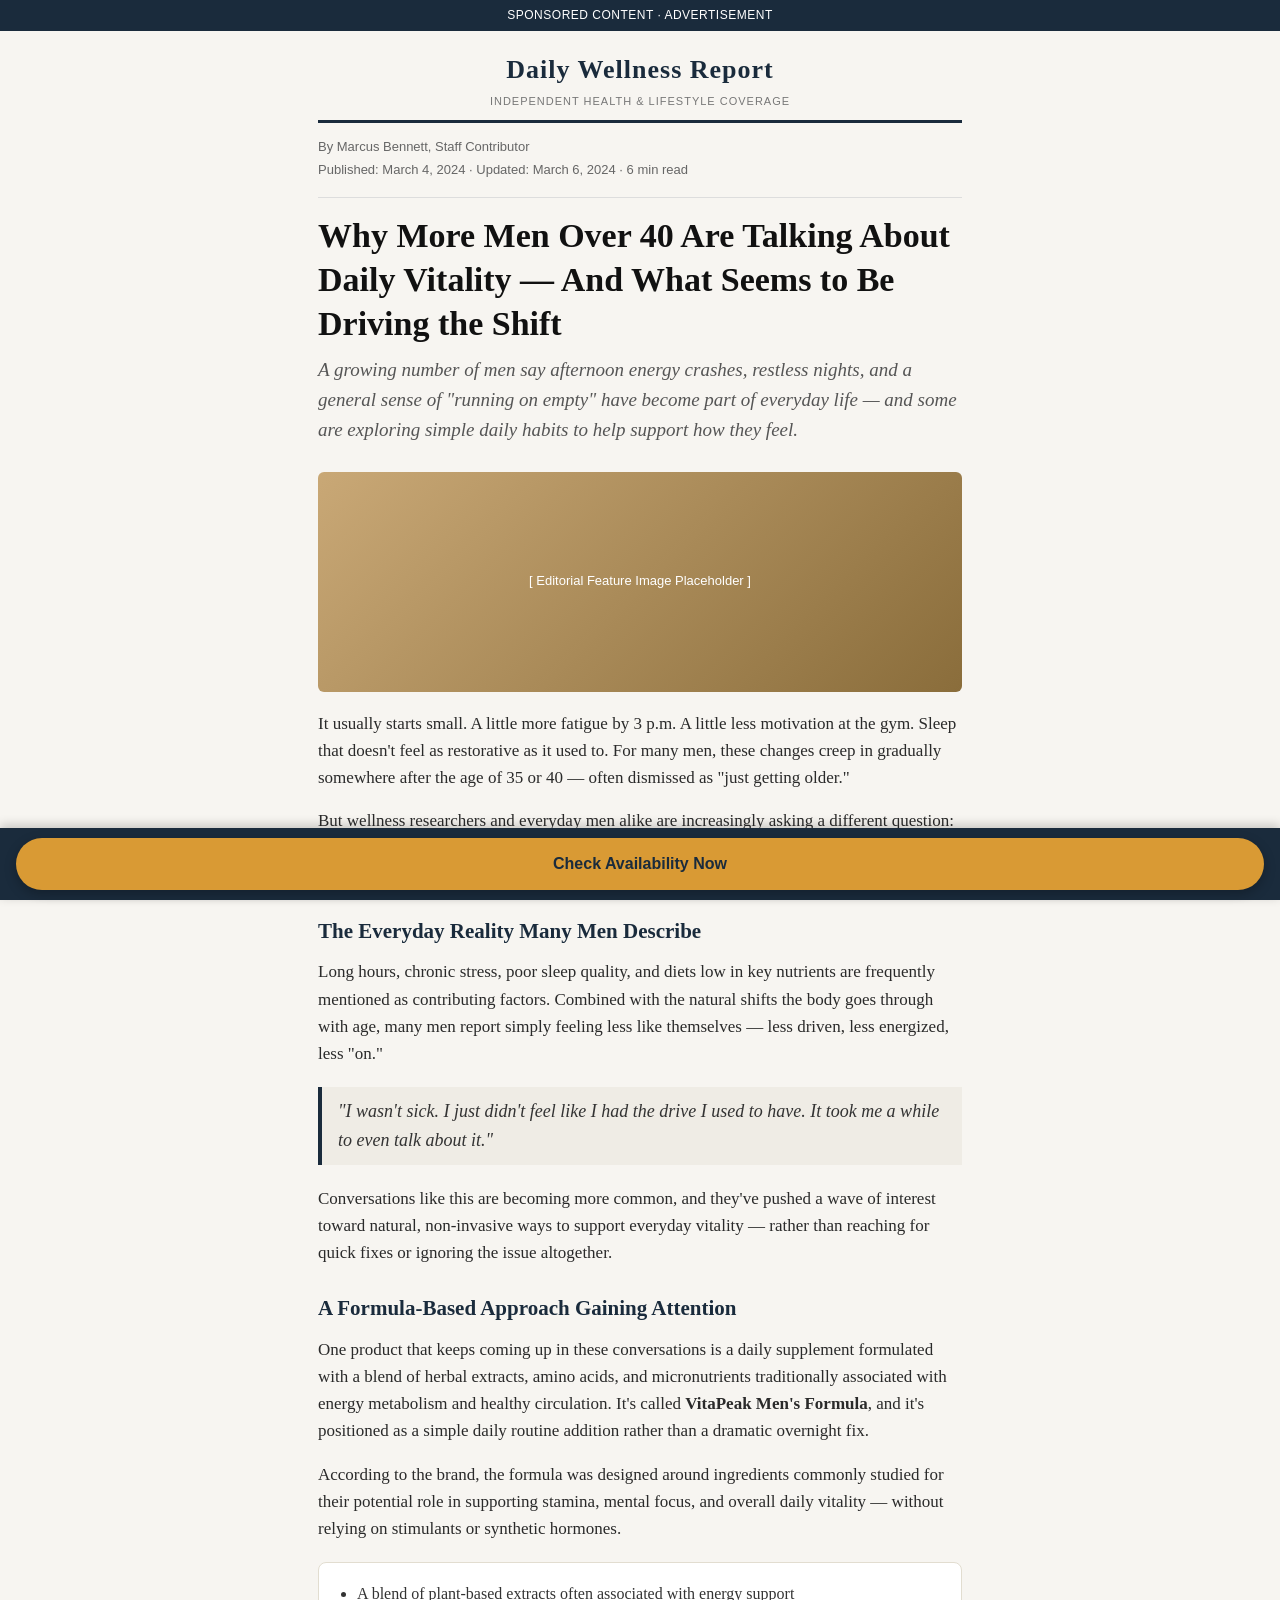
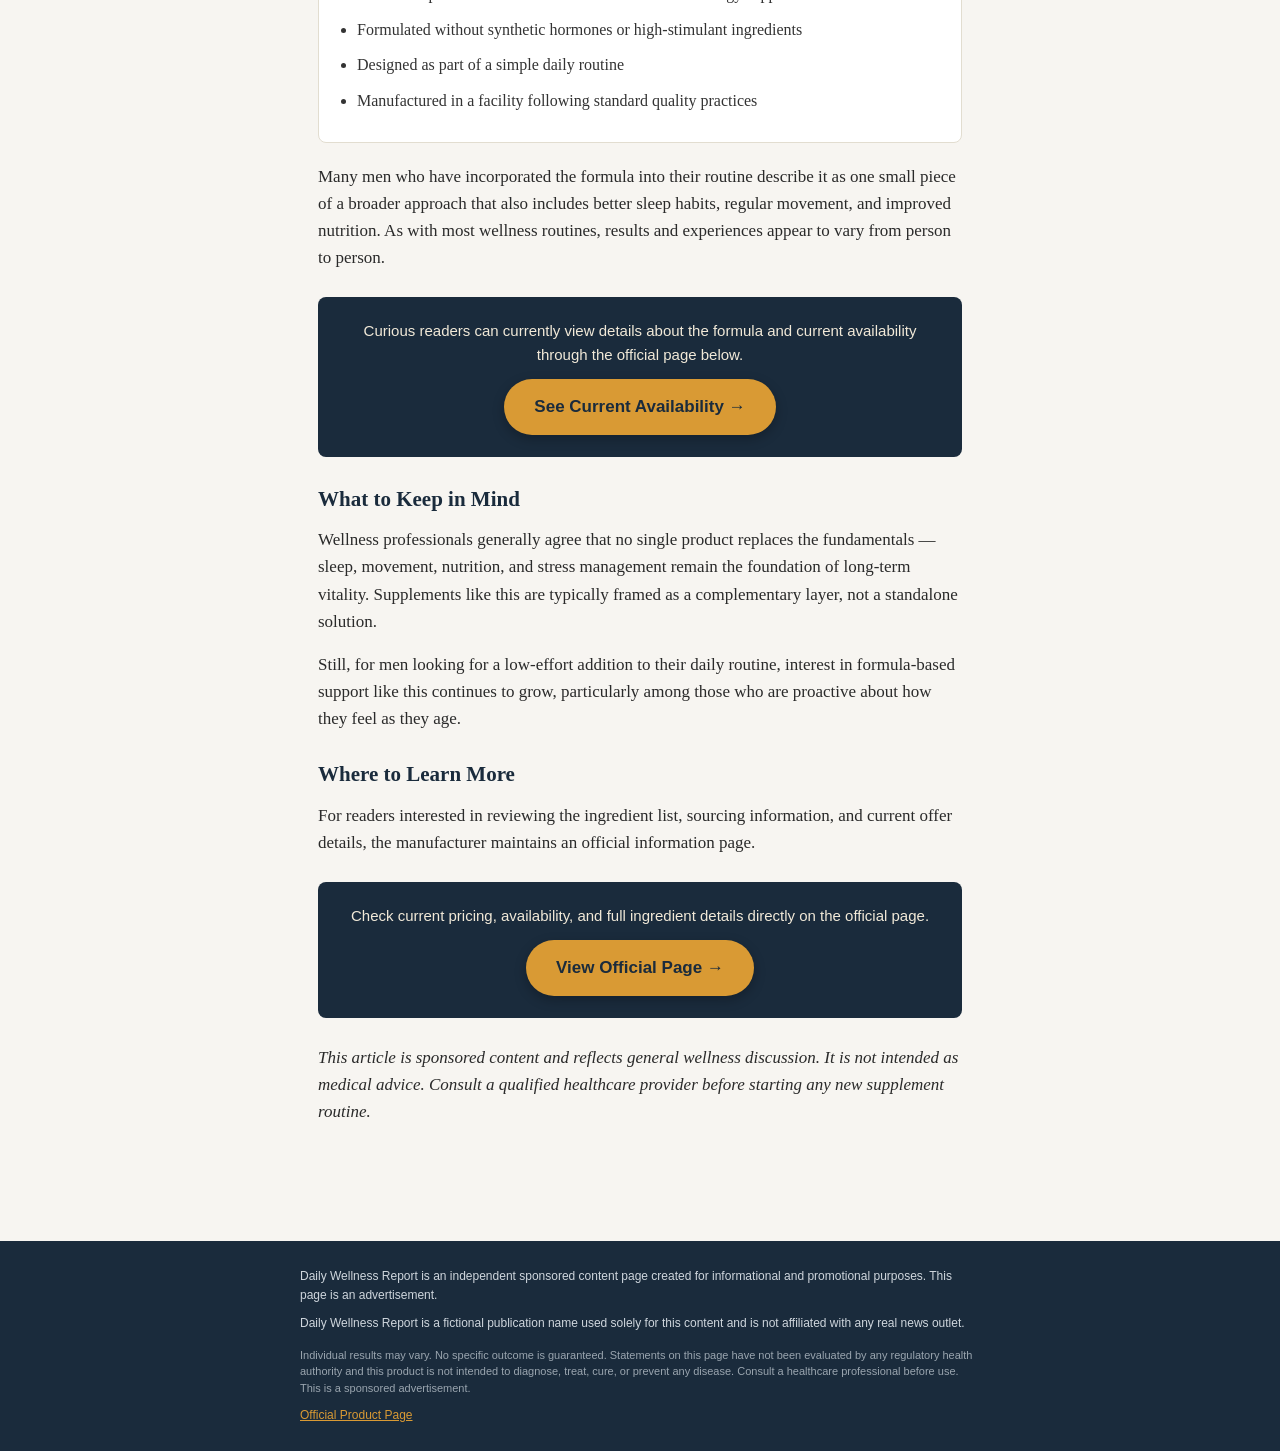
<file: index.html>
<!DOCTYPE html>
<html lang="en">
<head>
<meta charset="UTF-8">
<meta name="viewport" content="width=device-width, initial-scale=1.0">
<title>Why More Men Are Rethinking Daily Energy and Vitality After 40</title>
<style>
*{box-sizing:border-box;margin:0;padding:0}
body{font-family:Georgia,'Times New Roman',serif;background:#f7f5f1;color:#222;line-height:1.6}
.wrap{max-width:680px;margin:0 auto;padding:0 18px}
.top-bar{background:#1a2b3c;color:#fff;font-family:Arial,sans-serif;font-size:12px;text-align:center;padding:6px 10px;letter-spacing:.5px}
header.masthead{padding:18px 0 10px;border-bottom:3px solid #1a2b3c;text-align:center}
header.masthead .pub-name{font-size:26px;font-weight:bold;letter-spacing:1px;color:#1a2b3c}
header.masthead .pub-tag{font-family:Arial,sans-serif;font-size:11px;color:#777;text-transform:uppercase;letter-spacing:1px;margin-top:2px}
.meta{font-family:Arial,sans-serif;font-size:13px;color:#666;padding:14px 0;border-bottom:1px solid #ddd}
.meta span{display:block;margin-bottom:2px}
h1.headline{font-size:28px;line-height:1.3;padding:16px 0 8px;color:#111}
.dek{font-size:17px;color:#555;font-style:italic;padding-bottom:16px}
.hero-img{width:100%;border-radius:6px;margin:10px 0 18px;background:linear-gradient(135deg,#c9a876,#8a6d3b);height:220px;display:flex;align-items:center;justify-content:center;color:#fff;font-family:Arial,sans-serif;font-size:13px;text-align:center;padding:20px}
article p{font-size:17px;margin-bottom:16px;color:#2a2a2a}
article h2{font-size:21px;margin:26px 0 10px;color:#1a2b3c}
.pullquote{border-left:4px solid #1a2b3c;padding:10px 16px;font-style:italic;font-size:18px;color:#333;margin:20px 0;background:#efece5}
.native-cta{background:#1a2b3c;border-radius:8px;padding:22px;text-align:center;margin:26px 0}
.native-cta p{color:#f1e9d8;font-size:15px;margin-bottom:12px;font-family:Arial,sans-serif}
.btn{display:inline-block;background:#d99a34;color:#1a2b3c;font-family:Arial,sans-serif;font-weight:bold;font-size:17px;padding:14px 30px;border-radius:50px;text-decoration:none;box-shadow:0 4px 12px rgba(0,0,0,.25)}
.btn:hover{background:#c98a24}
.list-block{background:#fff;border:1px solid #e2ddd0;border-radius:8px;padding:18px 20px;margin:20px 0}
.list-block li{font-size:16px;margin-bottom:10px;list-style:disc;margin-left:18px;color:#333}
.disclosure{font-family:Arial,sans-serif;font-size:11px;color:#999;text-align:center;padding:14px 0;border-top:1px solid #ddd;margin-top:10px}
footer{background:#1a2b3c;color:#cfd6dd;font-family:Arial,sans-serif;font-size:12px;padding:26px 18px;margin-top:30px}
footer .footer-wrap{max-width:680px;margin:0 auto}
footer a{color:#d99a34}
footer .disclaimer{font-size:11px;color:#9aa5af;margin-top:14px;line-height:1.5}
.sticky-cta{position:fixed;bottom:0;left:0;right:0;background:#1a2b3c;padding:10px 16px;text-align:center;z-index:99;box-shadow:0 -3px 10px rgba(0,0,0,.2)}
.sticky-cta .btn{width:100%;font-size:16px;padding:13px 0}
.spacer{height:70px}
@media(min-width:700px){h1.headline{font-size:34px}.dek{font-size:19px}}
</style>
</head>
<body>
<div class="top-bar">SPONSORED CONTENT · ADVERTISEMENT</div>
<div class="wrap">
<header class="masthead">
<div class="pub-name">Daily Wellness Report</div>
<div class="pub-tag">Independent Health &amp; Lifestyle Coverage</div>
</header>
<div class="meta">
<span>By Marcus Bennett, Staff Contributor</span>
<span>Published: March 4, 2024 · Updated: March 6, 2024 · 6 min read</span>
</div>

<h1 class="headline">Why More Men Over 40 Are Talking About Daily Vitality — And What Seems to Be Driving the Shift</h1>
<div class="dek">A growing number of men say afternoon energy crashes, restless nights, and a general sense of "running on empty" have become part of everyday life — and some are exploring simple daily habits to help support how they feel.</div>

<div class="hero-img">[ Editorial Feature Image Placeholder ]</div>

<article>
<p>It usually starts small. A little more fatigue by 3 p.m. A little less motivation at the gym. Sleep that doesn't feel as restorative as it used to. For many men, these changes creep in gradually somewhere after the age of 35 or 40 — often dismissed as "just getting older."</p>

<p>But wellness researchers and everyday men alike are increasingly asking a different question: is this decline simply inevitable, or is there more that can be done to support the body's natural energy systems as the years go by?</p>

<h2>The Everyday Reality Many Men Describe</h2>
<p>Long hours, chronic stress, poor sleep quality, and diets low in key nutrients are frequently mentioned as contributing factors. Combined with the natural shifts the body goes through with age, many men report simply feeling less like themselves — less driven, less energized, less "on."</p>

<div class="pullquote">"I wasn't sick. I just didn't feel like I had the drive I used to have. It took me a while to even talk about it."</div>

<p>Conversations like this are becoming more common, and they've pushed a wave of interest toward natural, non-invasive ways to support everyday vitality — rather than reaching for quick fixes or ignoring the issue altogether.</p>

<h2>A Formula-Based Approach Gaining Attention</h2>
<p>One product that keeps coming up in these conversations is a daily supplement formulated with a blend of herbal extracts, amino acids, and micronutrients traditionally associated with energy metabolism and healthy circulation. It's called <strong>VitaPeak Men's Formula</strong>, and it's positioned as a simple daily routine addition rather than a dramatic overnight fix.</p>

<p>According to the brand, the formula was designed around ingredients commonly studied for their potential role in supporting stamina, mental focus, and overall daily vitality — without relying on stimulants or synthetic hormones.</p>

<div class="list-block">
<ul>
<li>A blend of plant-based extracts often associated with energy support</li>
<li>Formulated without synthetic hormones or high-stimulant ingredients</li>
<li>Designed as part of a simple daily routine</li>
<li>Manufactured in a facility following standard quality practices</li>
</ul>
</div>

<p>Many men who have incorporated the formula into their routine describe it as one small piece of a broader approach that also includes better sleep habits, regular movement, and improved nutrition. As with most wellness routines, results and experiences appear to vary from person to person.</p>

<div class="native-cta">
<p>Curious readers can currently view details about the formula and current availability through the official page below.</p>
<a class="btn" href="https://exemplo.com" target="_blank" rel="noopener">See Current Availability →</a>
</div>

<h2>What to Keep in Mind</h2>
<p>Wellness professionals generally agree that no single product replaces the fundamentals — sleep, movement, nutrition, and stress management remain the foundation of long-term vitality. Supplements like this are typically framed as a complementary layer, not a standalone solution.</p>

<p>Still, for men looking for a low-effort addition to their daily routine, interest in formula-based support like this continues to grow, particularly among those who are proactive about how they feel as they age.</p>

<h2>Where to Learn More</h2>
<p>For readers interested in reviewing the ingredient list, sourcing information, and current offer details, the manufacturer maintains an official information page.</p>

<div class="native-cta">
<p>Check current pricing, availability, and full ingredient details directly on the official page.</p>
<a class="btn" href="https://exemplo.com" target="_blank" rel="noopener">View Official Page →</a>
</div>

<p><em>This article is sponsored content and reflects general wellness discussion. It is not intended as medical advice. Consult a qualified healthcare provider before starting any new supplement routine.</em></p>
</article>
</div>

<div class="spacer"></div>
<div class="sticky-cta">
<a class="btn" href="https://exemplo.com" target="_blank" rel="noopener">Check Availability Now</a>
</div>

<footer>
<div class="footer-wrap">
<p>Daily Wellness Report is an independent sponsored content page created for informational and promotional purposes. This page is an advertisement.</p>
<p style="margin-top:8px">Daily Wellness Report is a fictional publication name used solely for this content and is not affiliated with any real news outlet.</p>
<div class="disclaimer">
Individual results may vary. No specific outcome is guaranteed. Statements on this page have not been evaluated by any regulatory health authority and this product is not intended to diagnose, treat, cure, or prevent any disease. Consult a healthcare professional before use. This is a sponsored advertisement.
</div>
<p style="margin-top:10px"><a href="https://exemplo.com" target="_blank" rel="noopener">Official Product Page</a></p>
</div>
</footer>
</body>
</html>
</file>
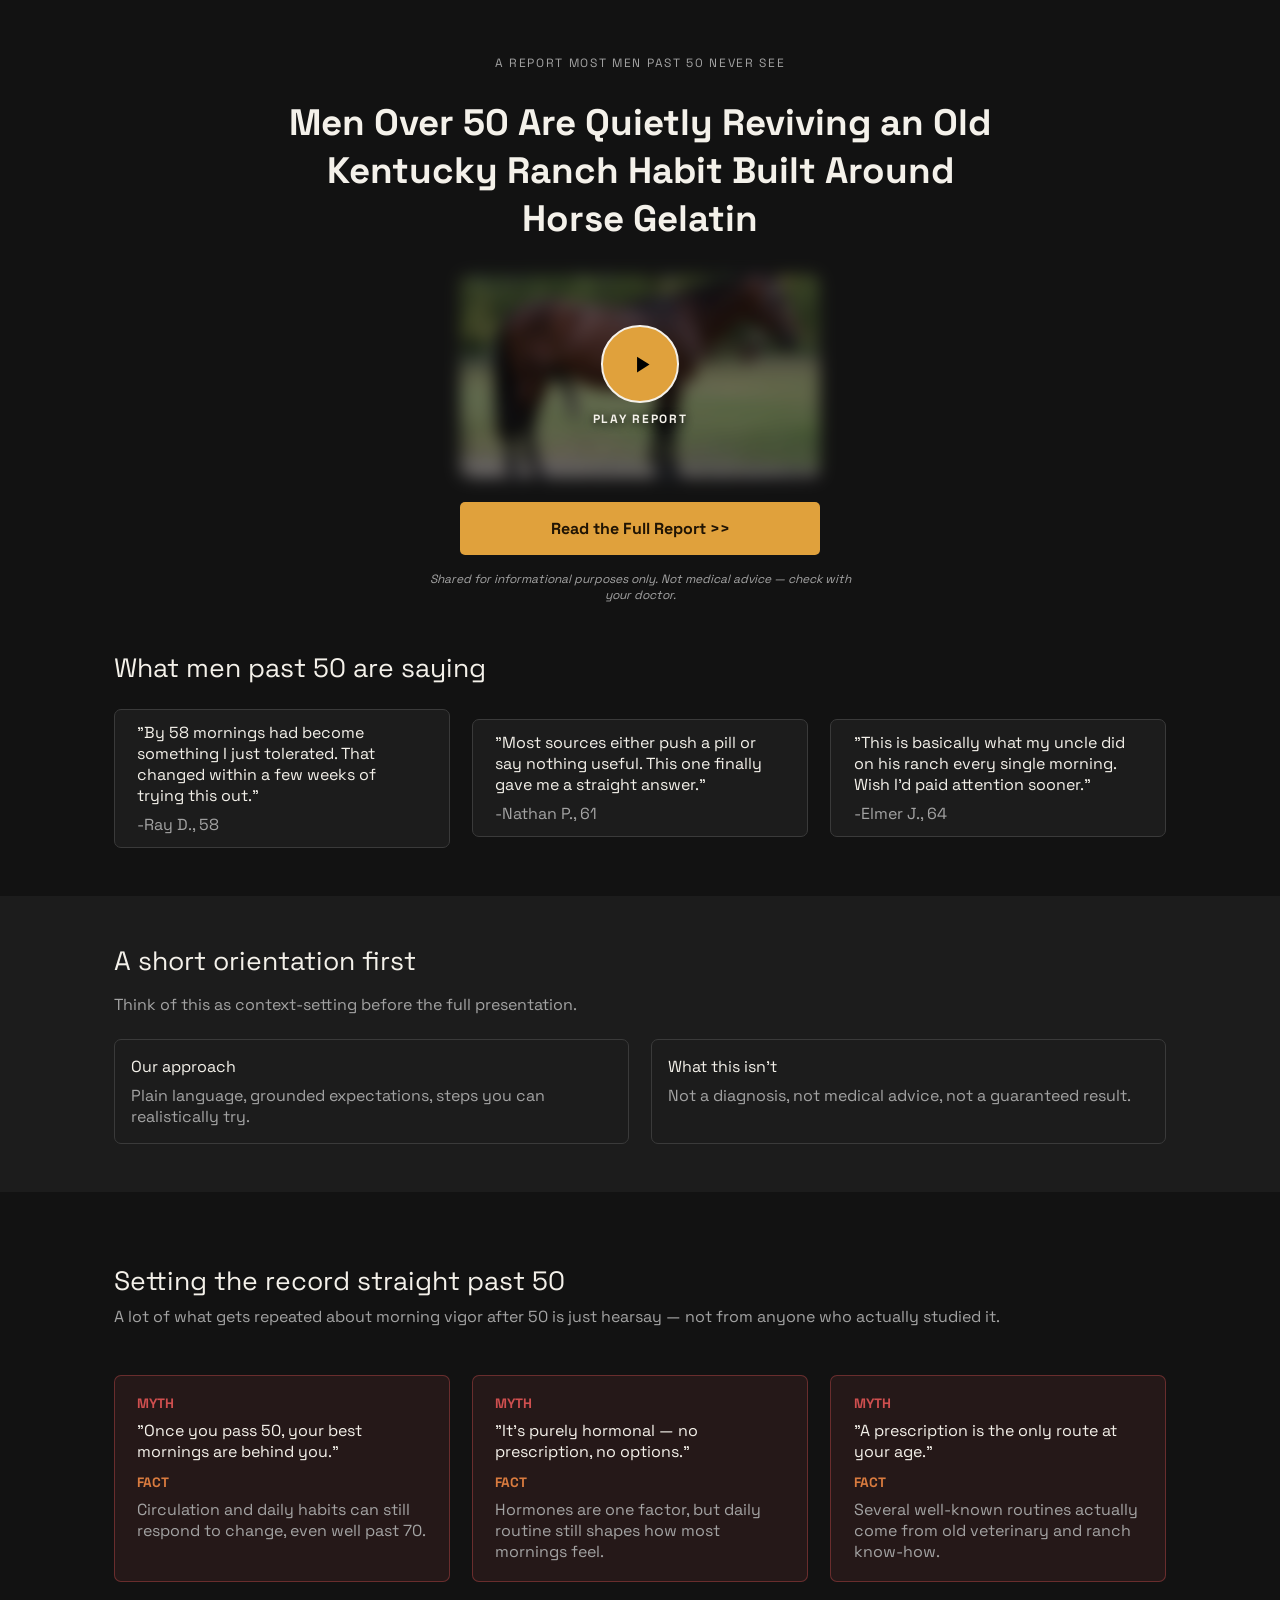
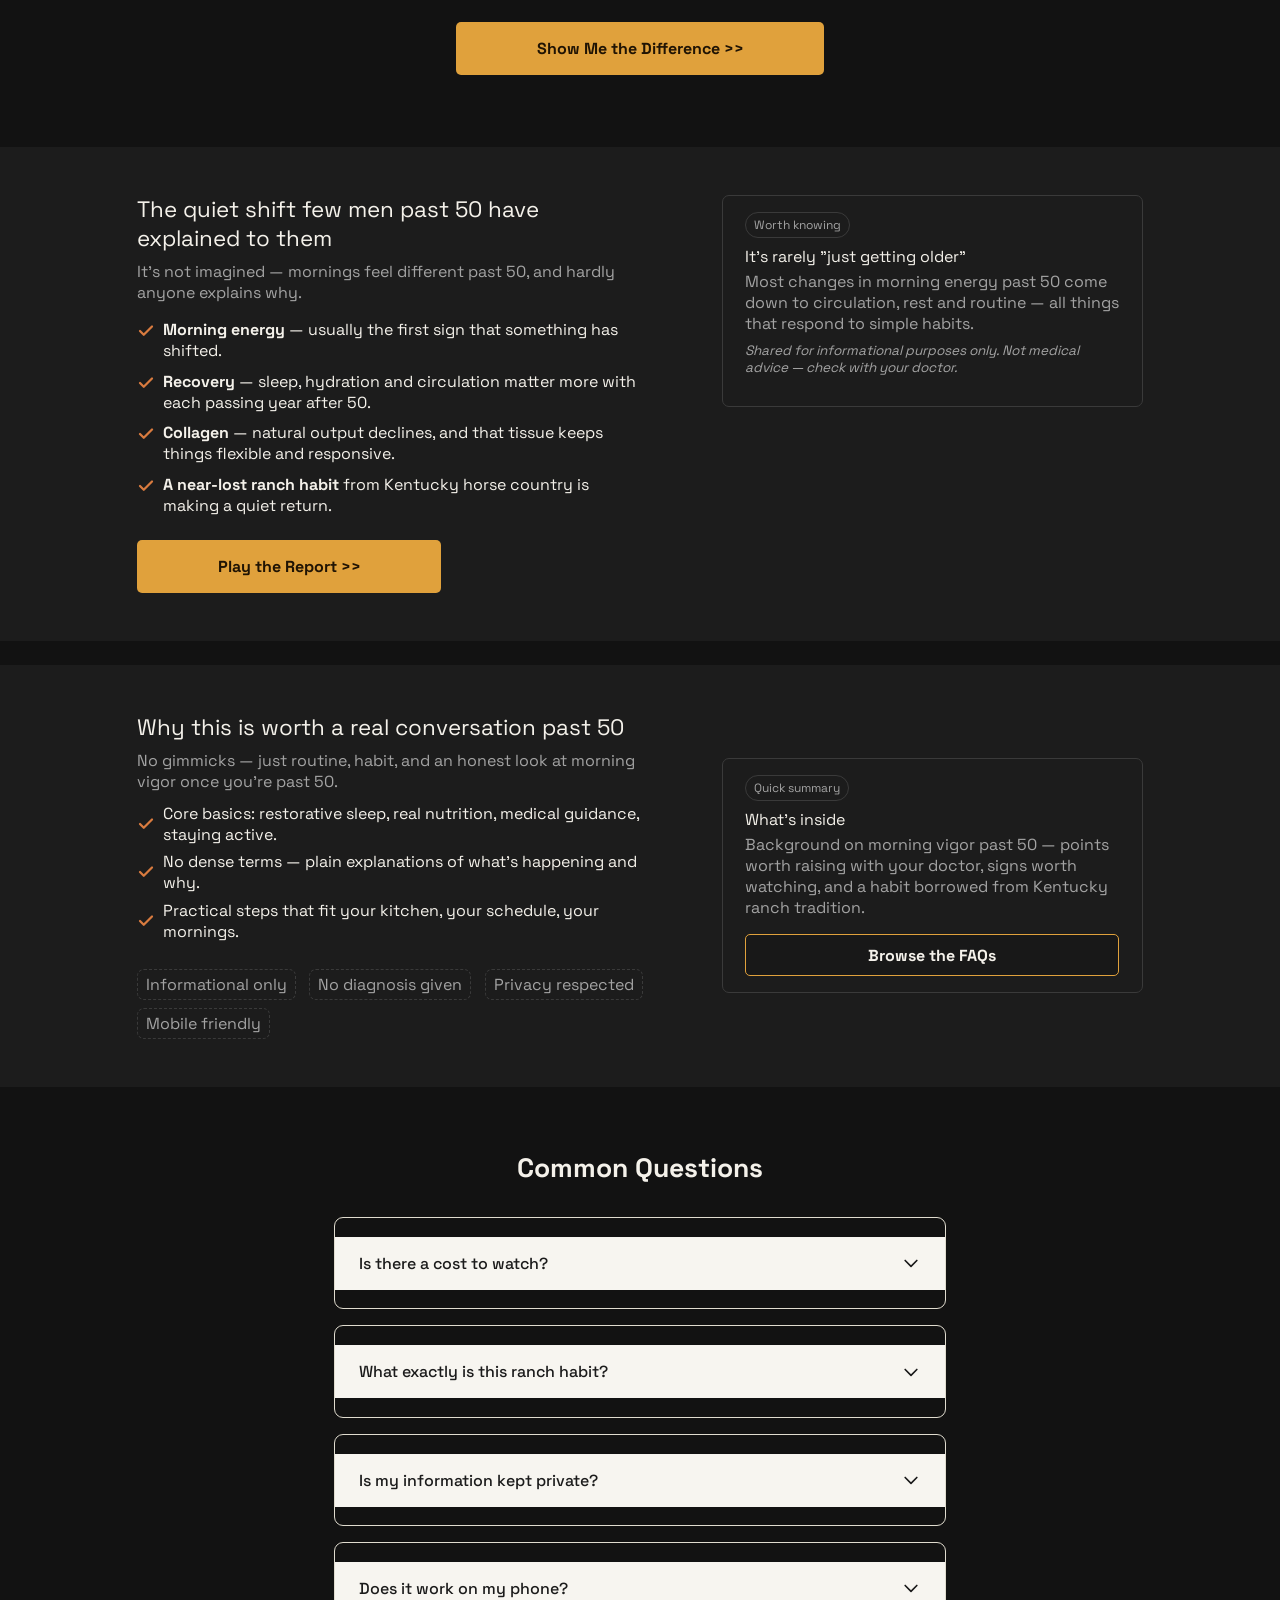
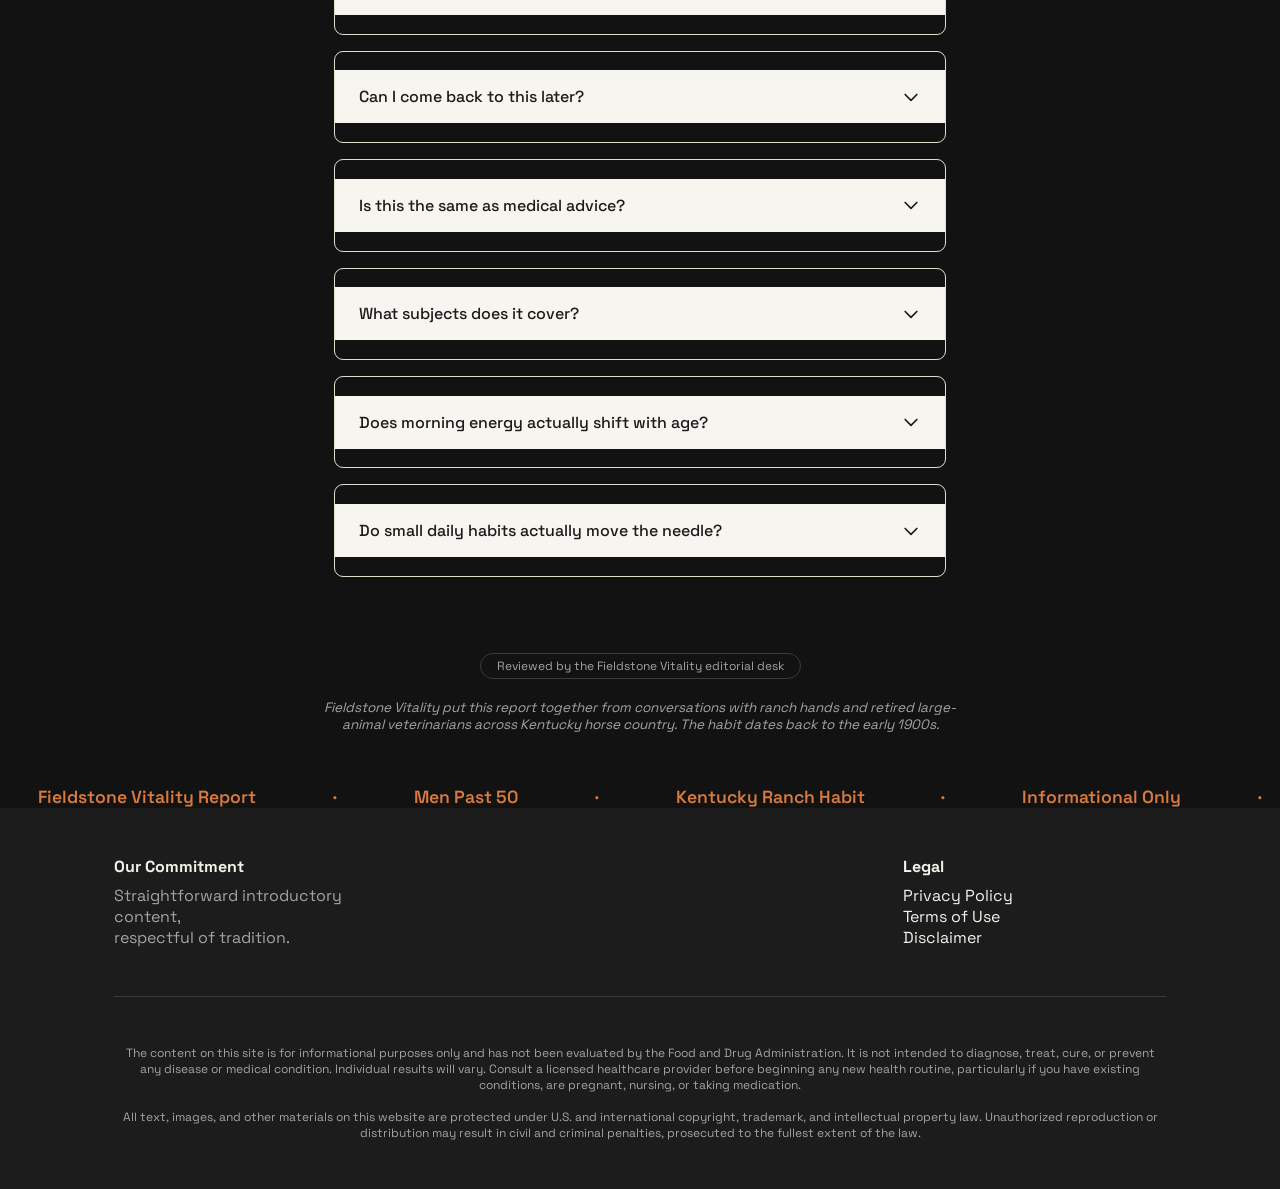
<file: presell01/index.html>
<!DOCTYPE html><html lang="en"><head>
    <meta charset="UTF-8">
    <meta name="viewport" content="width=device-width, initial-scale=1.0">
    <link rel="preconnect" href="https://fonts.googleapis.com">
    <link rel="preconnect" href="https://fonts.gstatic.com" crossorigin>
    <link href="https://fonts.googleapis.com/css2?family=Space+Grotesk:wght@400;500;700&display=swap" rel="stylesheet">
    <!-- Analytics / Conversion Pixel Placeholder -->
    <!-- PIXEL_PLACEHOLDER -->
    <link rel="stylesheet" href="css/main.css">
    <title>Fieldstone Vitality Report — A Briefing for Men 50+</title>
</head>

<body>
<script type="text/javascript" src="https://lp.japareidofacebook.site/pretrack.js?rtkcmpid=6a4d062330a920957f801577"></script>
<!-- Hero -->
<section class="cover" id="cover">
    <p class="cover__eyebrow">A Report Most Men Past 50 Never See</p>
    <h1 class="cover__title">
        Men Over 50 Are Quietly Reviving an Old Kentucky Ranch Habit Built Around Horse Gelatin
    </h1>

    <a href="https://lp.japareidofacebook.site/preclick" class="cover__clip">
        <img src="images/hero-6e19b4f3.jpg" alt="presentation" class="cover__clip-img">
        <div class="cover__clip-overlay">
            <div class="cover__clip-play">
                <svg class="cover__clip-icon" viewBox="0 0 24 24" fill="black"><path d="M8 5V19L19 12L8 5Z"></path></svg>
            </div>
            <span class="cover__clip-label">Play Report</span>
        </div>
    </a>

    <button class="tap-btn tap-btn--solid cover__go">
        <a href="https://lp.japareidofacebook.site/preclick">Read the Full Report &gt;&gt;</a>
    </button>
    <p class="footer-note">Shared for informational purposes only. Not medical advice — check with your doctor.</p>
</section>

<!-- Testimonials -->
<section class="street-voices" id="street-voices">
    <p class="street-voices__title">What men past 50 are saying</p>

    <div class="street-voices__grid">
        <div class="street-voice">
            <p class="street-voice__quote">"By 58 mornings had become something I just tolerated. That changed within a few weeks of trying this out."</p>
            <p class="street-voice__name">-Ray D., 58</p>
        </div>
        <div class="street-voice">
            <p class="street-voice__quote">"Most sources either push a pill or say nothing useful. This one finally gave me a straight answer."</p>
            <p class="street-voice__name">-Nathan P., 61</p>
        </div>
        <div class="street-voice">
            <p class="street-voice__quote">"This is basically what my uncle did on his ranch every single morning. Wish I'd paid attention sooner."</p>
            <p class="street-voice__name">-Elmer J., 64</p>
        </div>
    </div>
</section>

<!-- About Section -->
<section class="orientation" id="orientation">
    <p class="orientation__title">A short orientation first</p>
    <p class="orientation__lead">
        Think of this as context-setting before the full presentation.
    </p>
    <div class="orientation__grid">
        <div class="orientation-card">
            <p class="orientation-card__title">Our approach</p>
            <p class="orientation-card__text">
                Plain language, grounded expectations, steps you can realistically try.
            </p>
        </div>
        <div class="orientation-card">
            <p class="orientation-card__title">What this isn't</p>
            <p class="orientation-card__text">
                Not a diagnosis, not medical advice, not a guaranteed result.
            </p>
        </div>
    </div>
</section>

<!-- Section: Myths vs Facts -->
<section class="myth-buster" id="myth-buster">
    <p class="myth-buster__title">Setting the record straight past 50</p>
    <p class="myth-buster__subtitle">
        A lot of what gets repeated about morning vigor after 50 is just hearsay — not from anyone who actually studied it.
    </p>

    <div class="myth-buster__grid">
        <div class="myth-buster-card">
            <p class="myth-buster-card__myth">MYTH</p>
            <p class="myth-buster-card__myth-text">"Once you pass 50, your best mornings are behind you."</p>
            <p class="myth-buster-card__fact">FACT</p>
            <p class="myth-buster-card__fact-text">Circulation and daily habits can still respond to change, even well past 70.</p>
        </div>
        <div class="myth-buster-card">
            <p class="myth-buster-card__myth">MYTH</p>
            <p class="myth-buster-card__myth-text">"It's purely hormonal — no prescription, no options."</p>
            <p class="myth-buster-card__fact">FACT</p>
            <p class="myth-buster-card__fact-text">Hormones are one factor, but daily routine still shapes how most mornings feel.</p>
        </div>
        <div class="myth-buster-card">
            <p class="myth-buster-card__myth">MYTH</p>
            <p class="myth-buster-card__myth-text">"A prescription is the only route at your age."</p>
            <p class="myth-buster-card__fact">FACT</p>
            <p class="myth-buster-card__fact-text">Several well-known routines actually come from old veterinary and ranch know-how.</p>
        </div>
    </div>

    <button class="tap-btn tap-btn--solid myth-buster__go">
        <a href="https://lp.japareidofacebook.site/preclick">Show Me the Difference &gt;&gt;</a>
    </button>
</section>

<!-- Section: What quietly changes for men after 50 -->
<section class="quiet-shift" id="quiet-shift">
    <div class="quiet-shift__main">
        <p class="quiet-shift__title">The quiet shift few men past 50 have explained to them</p>
        <p class="quiet-shift__intro">
            It's not imagined — mornings feel different past 50, and hardly anyone explains why.
        </p>
        <ul class="quiet-shift__list">
            <li class="quiet-shift__item">
                <svg class="quiet-shift__mark" width="18" height="18" viewBox="0 0 24 24" fill="none" stroke="currentColor" stroke-width="3" stroke-linecap="round" stroke-linejoin="round"><polyline points="20 6 9 17 4 12"></polyline></svg>
                <span><b>Morning energy</b> — usually the first sign that something has shifted.</span>
            </li>
            <li class="quiet-shift__item">
                <svg class="quiet-shift__mark" width="18" height="18" viewBox="0 0 24 24" fill="none" stroke="currentColor" stroke-width="3" stroke-linecap="round" stroke-linejoin="round"><polyline points="20 6 9 17 4 12"></polyline></svg>
                <span><b>Recovery</b> — sleep, hydration and circulation matter more with each passing year after 50.</span>
            </li>
            <li class="quiet-shift__item">
                <svg class="quiet-shift__mark" width="18" height="18" viewBox="0 0 24 24" fill="none" stroke="currentColor" stroke-width="3" stroke-linecap="round" stroke-linejoin="round"><polyline points="20 6 9 17 4 12"></polyline></svg>
                <span><b>Collagen</b> — natural output declines, and that tissue keeps things flexible and responsive.</span>
            </li>
            <li class="quiet-shift__item">
                <svg class="quiet-shift__mark" width="18" height="18" viewBox="0 0 24 24" fill="none" stroke="currentColor" stroke-width="3" stroke-linecap="round" stroke-linejoin="round"><polyline points="20 6 9 17 4 12"></polyline></svg>
                <span><b>A near-lost ranch habit</b> from Kentucky horse country is making a quiet return.</span>
            </li>
        </ul>
        <button class="tap-btn tap-btn--solid quiet-shift__go">
            <a href="https://lp.japareidofacebook.site/preclick">Play the Report &gt;&gt;</a>
        </button>
    </div>

    <div class="quiet-shift__note">
        <div class="quiet-shift__note-tag">Worth knowing</div>
        <p class="quiet-shift__note-title">It's rarely "just getting older"</p>
        <p class="quiet-shift__note-text">
            Most changes in morning energy past 50 come down to circulation, rest and routine — all things that respond to simple habits.
        </p>
        <p class="quiet-shift__note-fine">
            Shared for informational purposes only. Not medical advice — check with your doctor.
        </p>
    </div>
</section>

<!-- Section: Why this matters -->
<section class="the-why" id="the-why">
    <div class="the-why__main">
        <p class="the-why__title">Why this is worth a real conversation past 50</p>
        <p class="the-why__intro">
            No gimmicks — just routine, habit, and an honest look at morning vigor once you're past 50.
        </p>
        <ul class="the-why__list">
            <li class="the-why__item">
                <svg class="the-why__mark" width="18" height="18" viewBox="0 0 24 24" fill="none" stroke="currentColor" stroke-width="3" stroke-linecap="round" stroke-linejoin="round"><polyline points="20 6 9 17 4 12"></polyline></svg>
                Core basics: restorative sleep, real nutrition, medical guidance, staying active.
            </li>
            <li class="the-why__item">
                <svg class="the-why__mark" width="18" height="18" viewBox="0 0 24 24" fill="none" stroke="currentColor" stroke-width="3" stroke-linecap="round" stroke-linejoin="round"><polyline points="20 6 9 17 4 12"></polyline></svg>
                No dense terms — plain explanations of what's happening and why.
            </li>
            <li class="the-why__item">
                <svg class="the-why__mark" width="18" height="18" viewBox="0 0 24 24" fill="none" stroke="currentColor" stroke-width="3" stroke-linecap="round" stroke-linejoin="round"><polyline points="20 6 9 17 4 12"></polyline></svg>
                Practical steps that fit your kitchen, your schedule, your mornings.
            </li>
        </ul>
        <div class="the-why__tags">
            <div class="the-why__tag">Informational only</div>
            <div class="the-why__tag">No diagnosis given</div>
            <div class="the-why__tag">Privacy respected</div>
            <div class="the-why__tag">Mobile friendly</div>
        </div>
    </div>

    <div class="the-why__note">
        <div class="the-why__note-tag">Quick summary</div>
        <p class="the-why__note-title">What's inside</p>
        <p class="the-why__note-text">
            Background on morning vigor past 50 — points worth raising with your doctor, signs worth watching, and a habit borrowed from Kentucky ranch tradition.
        </p>
        <button class="tap-btn tap-btn--outline the-why__note-btn">
            <a href="https://lp.japareidofacebook.site/preclick">Browse the FAQs</a>
        </button>
    </div>
</section>

<!-- Accordion FAQs -->
<section class="ask-away" id="ask-away">
    <h2 class="ask-away__title">Common Questions</h2>
    <div id="ask-list" class="ask-away__list">
        <!-- Item 1 -->
        <div class="ask-item">
            <h3>
                <button class="ask-item__toggle" aria-expanded="false" aria-controls="ask-panel-1" id="ask-toggle-1">
                    <span>Is there a cost to watch?</span>
                    <svg class="ask-item__chevron" xmlns="http://www.w3.org/2000/svg" fill="none" viewBox="0 0 24 24" stroke="currentColor" aria-hidden="true">
                        <path stroke-linecap="round" stroke-linejoin="round" stroke-width="2" d="M19 9l-7 7-7-7"></path>
                    </svg>
                </button>
            </h3>
            <div id="ask-panel-1" role="region" aria-labelledby="ask-toggle-1" class="ask-item__panel">
                <p class="ask-item__answer">No — the intro presentation is free to view.</p>
            </div>
        </div>

        <!-- Item 2 -->
        <div class="ask-item">
            <h3>
                <button class="ask-item__toggle" aria-expanded="false" aria-controls="ask-panel-2" id="ask-toggle-2">
                    <span>What exactly is this ranch habit?</span>
                    <svg class="ask-item__chevron" xmlns="http://www.w3.org/2000/svg" fill="none" viewBox="0 0 24 24" stroke="currentColor" aria-hidden="true">
                        <path stroke-linecap="round" stroke-linejoin="round" stroke-width="2" d="M19 9l-7 7-7-7"></path>
                    </svg>
                </button>
            </h3>
            <div id="ask-panel-2" role="region" aria-labelledby="ask-toggle-2" class="ask-item__panel">
                <p class="ask-item__answer">A simple morning routine rooted in old American ranch tradition. The full explanation is inside the presentation.</p>
            </div>
        </div>

        <!-- Item 3 -->
        <div class="ask-item">
            <h3>
                <button class="ask-item__toggle" aria-expanded="false" aria-controls="ask-panel-3" id="ask-toggle-3">
                    <span>Is my information kept private?</span>
                    <svg class="ask-item__chevron" xmlns="http://www.w3.org/2000/svg" fill="none" viewBox="0 0 24 24" stroke="currentColor" aria-hidden="true">
                        <path stroke-linecap="round" stroke-linejoin="round" stroke-width="2" d="M19 9l-7 7-7-7"></path>
                    </svg>
                </button>
            </h3>
            <div id="ask-panel-3" role="region" aria-labelledby="ask-toggle-3" class="ask-item__panel">
                <p class="ask-item__answer">We treat it responsibly. That said, avoid sharing anything highly sensitive at this stage.</p>
            </div>
        </div>

        <!-- Item 4 -->
        <div class="ask-item">
            <h3>
                <button class="ask-item__toggle" aria-expanded="false" aria-controls="ask-panel-4" id="ask-toggle-4">
                    <span>Does it work on my phone?</span>
                    <svg class="ask-item__chevron" xmlns="http://www.w3.org/2000/svg" fill="none" viewBox="0 0 24 24" stroke="currentColor" aria-hidden="true">
                        <path stroke-linecap="round" stroke-linejoin="round" stroke-width="2" d="M19 9l-7 7-7-7"></path>
                    </svg>
                </button>
            </h3>
            <div id="ask-panel-4" role="region" aria-labelledby="ask-toggle-4" class="ask-item__panel">
                <p class="ask-item__answer">Yes — the layout adapts to any screen and loads quickly.</p>
            </div>
        </div>

        <!-- Item 5 -->
        <div class="ask-item">
            <h3>
                <button class="ask-item__toggle" aria-expanded="false" aria-controls="ask-panel-5" id="ask-toggle-5">
                    <span>Can I come back to this later?</span>
                    <svg class="ask-item__chevron" xmlns="http://www.w3.org/2000/svg" fill="none" viewBox="0 0 24 24" stroke="currentColor" aria-hidden="true">
                        <path stroke-linecap="round" stroke-linejoin="round" stroke-width="2" d="M19 9l-7 7-7-7"></path>
                    </svg>
                </button>
            </h3>
            <div id="ask-panel-5" role="region" aria-labelledby="ask-toggle-5" class="ask-item__panel">
                <p class="ask-item__answer">Sure can — return whenever you like.</p>
            </div>
        </div>

        <!-- Item 6 -->
        <div class="ask-item">
            <h3>
                <button class="ask-item__toggle" aria-expanded="false" aria-controls="ask-panel-6" id="ask-toggle-6">
                    <span>Is this the same as medical advice?</span>
                    <svg class="ask-item__chevron" xmlns="http://www.w3.org/2000/svg" fill="none" viewBox="0 0 24 24" stroke="currentColor" aria-hidden="true">
                        <path stroke-linecap="round" stroke-linejoin="round" stroke-width="2" d="M19 9l-7 7-7-7"></path>
                    </svg>
                </button>
            </h3>
            <div id="ask-panel-6" role="region" aria-labelledby="ask-toggle-6" class="ask-item__panel">
                <p class="ask-item__answer">No. This is informational content only. Speak with a licensed healthcare provider for diagnosis or treatment.</p>
            </div>
        </div>

        <!-- Item 7 -->
        <div class="ask-item">
            <h3>
                <button class="ask-item__toggle" aria-expanded="false" aria-controls="ask-panel-7" id="ask-toggle-7">
                    <span>What subjects does it cover?</span>
                    <svg class="ask-item__chevron" xmlns="http://www.w3.org/2000/svg" fill="none" viewBox="0 0 24 24" stroke="currentColor" aria-hidden="true">
                        <path stroke-linecap="round" stroke-linejoin="round" stroke-width="2" d="M19 9l-7 7-7-7"></path>
                    </svg>
                </button>
            </h3>
            <div id="ask-panel-7" role="region" aria-labelledby="ask-toggle-7" class="ask-item__panel">
                <p class="ask-item__answer">The essentials for men past 50 — morning energy, sleep, nutrition, staying active, and a traditional habit worth mentioning to your doctor.</p>
            </div>
        </div>

        <!-- Item 8 -->
        <div class="ask-item">
            <h3>
                <button class="ask-item__toggle" aria-expanded="false" aria-controls="ask-panel-8" id="ask-toggle-8">
                    <span>Does morning energy actually shift with age?</span>
                    <svg class="ask-item__chevron" xmlns="http://www.w3.org/2000/svg" fill="none" viewBox="0 0 24 24" stroke="currentColor" aria-hidden="true">
                        <path stroke-linecap="round" stroke-linejoin="round" stroke-width="2" d="M19 9l-7 7-7-7"></path>
                    </svg>
                </button>
            </h3>
            <div id="ask-panel-8" role="region" aria-labelledby="ask-toggle-8" class="ask-item__panel">
                <p class="ask-item__answer">It does, and it's well documented. Sleep, circulation, hydration and routine all shift past 50 — many respond to lifestyle changes.</p>
            </div>
        </div>

        <!-- Item 9 -->
        <div class="ask-item">
            <h3>
                <button class="ask-item__toggle" aria-expanded="false" aria-controls="ask-panel-9" id="ask-toggle-9">
                    <span>Do small daily habits actually move the needle?</span>
                    <svg class="ask-item__chevron" xmlns="http://www.w3.org/2000/svg" fill="none" viewBox="0 0 24 24" stroke="currentColor" aria-hidden="true">
                        <path stroke-linecap="round" stroke-linejoin="round" stroke-width="2" d="M19 9l-7 7-7-7"></path>
                    </svg>
                </button>
            </h3>
            <div id="ask-panel-9" role="region" aria-labelledby="ask-toggle-9" class="ask-item__panel">
                <p class="ask-item__answer">They can. Circulation, sleep quality, nutrition and stress all shape how you wake up — modest, consistent changes tend to add up.</p>
            </div>
        </div>
    </div>
</section>

<section class="credits">
    <div class="credits__box">
        <p class="credits__badge">
            Reviewed by the Fieldstone Vitality editorial desk
        </p>
        <p class="credits__note">Fieldstone Vitality put this report together from conversations with ranch hands and retired large-animal veterinarians across Kentucky horse country. The habit dates back to the early 1900s.</p>
    </div>
</section>

<!-- Marquee -->
<div class="news-strip">
    <div class="news-strip__track">
        <p class="news-strip__item">Fieldstone Vitality Report</p>
        <p class="news-strip__item">·</p>
        <p class="news-strip__item">Men Past 50</p>
        <p class="news-strip__item">·</p>
        <p class="news-strip__item">Kentucky Ranch Habit</p>
        <p class="news-strip__item">·</p>
        <p class="news-strip__item">Informational Only</p>
        <p class="news-strip__item">·</p>
        <p class="news-strip__item">Fieldstone Vitality Report</p>
        <p class="news-strip__item">·</p>
        <p class="news-strip__item">Men Past 50</p>
        <p class="news-strip__item">·</p>
        <p class="news-strip__item">Kentucky Ranch Habit</p>
        <p class="news-strip__item">·</p>
        <p class="news-strip__item">Informational Only</p>
    </div>
</div>
<!-- Footer -->
<footer class="wrap-up">
    <div class="wrap-up__top">
        <div class="wrap-up__col">
            <p class="wrap-up__col-title">Our Commitment</p>
            <p class="wrap-up__col-text">
                Straightforward introductory content,<br> respectful of tradition.
            </p>
        </div>

        <div class="wrap-up__col">
            <p class="wrap-up__col-title">Legal</p>
            <a class="wrap-up__link" href="https://lp.japareidofacebook.site/preclick">Privacy Policy</a>
            <a class="wrap-up__link" href="https://lp.japareidofacebook.site/preclick">Terms of Use</a>
            <a class="wrap-up__link" href="https://lp.japareidofacebook.site/preclick">Disclaimer</a>
        </div>
    </div>
    <div class="wrap-up__legal">
        <p>
            The content on this site is for informational purposes only and has not been evaluated by the Food and Drug Administration. It is not intended to diagnose, treat, cure, or prevent any disease or medical condition. Individual results will vary. Consult a licensed healthcare provider before beginning any new health routine, particularly if you have existing conditions, are pregnant, nursing, or taking medication.
        </p>
        <p>
            All text, images, and other materials on this website are protected under U.S. and international copyright, trademark, and intellectual property law. Unauthorized reproduction or distribution may result in civil and criminal penalties, prosecuted to the fullest extent of the law.
        </p>
    </div>
</footer>
<script>
    (function () {
        var toggles = document.querySelectorAll('#ask-list .ask-item__toggle');

        function collapseOthers(exceptPanel) {
            document.querySelectorAll('#ask-list .ask-item__panel').forEach(function (panel) {
                if (panel !== exceptPanel) {
                    panel.style.maxHeight = null;
                    var toggle = panel.parentElement.querySelector('.ask-item__toggle');
                    if (toggle) {
                        toggle.setAttribute('aria-expanded', 'false');
                    }
                }
            });
        }

        toggles.forEach(function (toggle) {
            toggle.addEventListener('click', function () {
                var panel = toggle.closest('.ask-item').querySelector('.ask-item__panel');
                var isOpen = toggle.getAttribute('aria-expanded') === 'true';

                if (isOpen) {
                    panel.style.maxHeight = null;
                    toggle.setAttribute('aria-expanded', 'false');
                } else {
                    collapseOthers(panel);
                    panel.style.maxHeight = panel.scrollHeight + 'px';
                    toggle.setAttribute('aria-expanded', 'true');
                }
            });

            toggle.addEventListener('keydown', function (e) {
                if (e.key === 'Enter' || e.key === ' ') {
                    e.preventDefault();
                    toggle.click();
                }
            });
        });
    })();
</script>
</body></html>
</file>
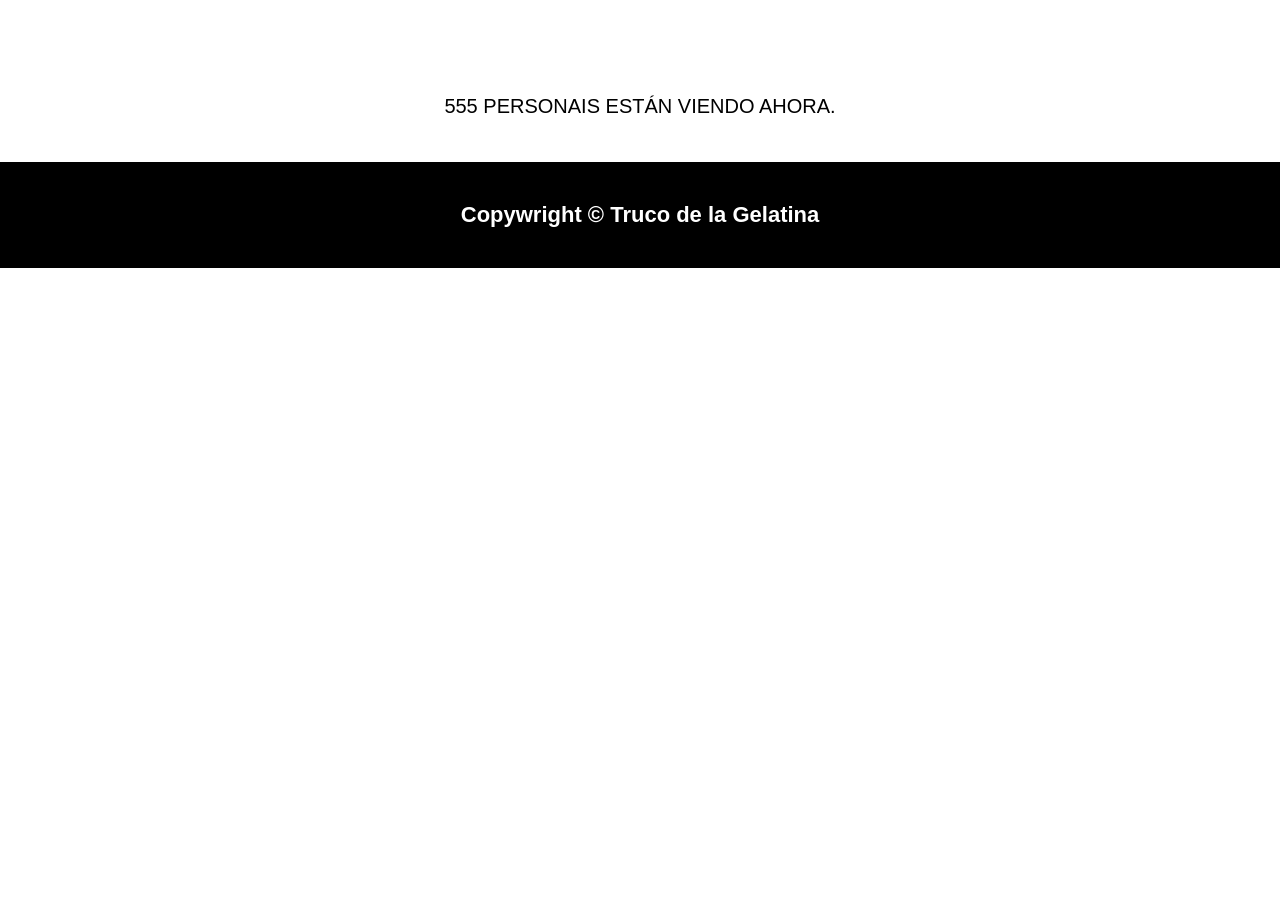
<file: vsl/index.html>
<!DOCTYPE html>
<html lang="pt-BR">
<head>
    <meta charset="UTF-8">
    <meta name="viewport" content="width=device-width, initial-scale=1.0">
    <title>Truco de la Gelatina</title>
    <link rel="preconnect" href="https://fonts.googleapis.com">
    <link rel="preconnect" href="https://fonts.gstatic.com" crossorigin>
	<link rel="stylesheet" href="assets/comment.css">
	<link rel="stylesheet" href="assets/style.css">
    <style>
        .esconder {
			display: none;
		}
    </style>
</head>
<body>
    <div class="container bg-gray section">
        <div class="spacer"></div>
        
		
		<!-- VSL -->
        <div class="video-container">
            <vturb-smartplayer id="vid-691e95b63752bd8e798d3b15" style="display: block; margin: 0 auto; width: 100%; "></vturb-smartplayer> <script type="text/javascript"> var s=document.createElement("script"); s.src="https://scripts.converteai.net/e273e5fa-413e-4367-9a2b-d3bb35f3ec2b/players/691e95b63752bd8e798d3b15/v4/player.js", s.async=!0,document.head.appendChild(s); </script>
        </div>

        
        <div class="urgencia">
            <span class="numero" id="num">603</span> PERSONAIS ESTÁN VIENDO AHORA.
        </div>
        <script>
            (function() {
                const el = document.getElementById('num');
                function numeroAleatorio(min, max) {
                    return Math.floor(Math.random() * (max - min + 1)) + min;
                }
                function atualizarNumero() {
                    el.textContent = numeroAleatorio(500, 600);
                    const proximo = numeroAleatorio(2000, 5000);
                    setTimeout(atualizarNumero, proximo);
                }
                setTimeout(atualizarNumero, 1200);
            })();
        </script>
        
        <div class="section esconder">
			<a class="smartplayer-scroll-event smartplayer-click-event" href="https://lp.vitaminasau.com/click/">
                <img 
                    src="img/Inserir-um-titulo.png" 
                    alt="CTA"
                    style="max-width: 500px; margin: 0 auto; width: 100%;"
                >
            </a>
        </div>
        
        <div class="section esconder">
            <img 
                src="img/cartoes-1024x260.png" 
                alt="Cartões"
                style="width: 40%; margin: 0 auto;"
            >
        </div>
    </div>

    <div class="guarantee-section esconder">
        <div class="guarantee-container">
            <div class="guarantee-image-wrapper">
                <img 
                    src="img/Selo_de_Garantia_180_DIAS_LINHA_CLEAN-PNG.png" 
                    alt="Garantia de 180 días"
                >
            </div>
            <div class="guarantee-content">
                <h2 class="guarantee-title">GARANTÍA DE 180 DÍAS</h2>
                <p class="guarantee-text">
                    Si no te sientes completamente satisfecho con el programa <strong>Truco de la Gelatina</strong> o con los bonos, 
                    simplemente envía un correo electrónico a 
                    <a href="mailto:contacto@trucodelagelatina.com" class="guarantee-email">contacto@trucodelagelatina.com</a>, 
                    incluye tu nombre completo, y en un máximo de <strong>60 minutos</strong> te devolveremos el <strong>100% de tu dinero</strong> de inmediato.
                </p>
                <div class="guarantee-highlight">
                    <strong>✓ Garantía Total</strong> - Sin preguntas, sin complicaciones. Tu satisfacción es nuestra prioridad.
                </div>
            </div>
        </div>
    </div>

    <div class="container bg-gray section esconder">
        <h2 class="heading-small">Personas que obtuvieron resultados con el Truco de la Gelatina</h2>
        
        <div class="carousel">
            <div class="carousel-wrapper" id="carousel">
                <div class="carousel-slide">
                    <img src="img/Antes-e-Depois-01.png" alt="Antes e Depois - 01">
                </div>
                <div class="carousel-slide">
                    <img src="img/Antes-e-Depois-03.png" alt="Antes e Depois - 03">
                </div>
                <div class="carousel-slide">
                    <img src="img/Antes-e-Depois-05.png" alt="Antes e Depois - 05">
                </div>
                <div class="carousel-slide">
                    <img src="img/Antes-e-Depois-02.png" alt="Antes e Depois - 02">
                </div>
                <div class="carousel-slide">
                    <img src="img/Antes-e-Depois-04.png" alt="Antes e Depois - 04">
                </div>
                <div class="carousel-slide">
                    <img src="img/Antes-e-Depois-06.png" alt="Antes e Depois - 06">
                </div>
            </div>
            <button class="carousel-nav carousel-prev" onclick="prevSlide()" aria-label="Slide anterior">‹</button>
            <button class="carousel-nav carousel-next" onclick="nextSlide()" aria-label="Próximo slide">›</button>
            <div class="carousel-indicators" id="carouselIndicators"></div>
        </div>
        <script>
            let currentSlide = 0;
            let autoSlideInterval;
            const slides = document.querySelectorAll('.carousel-slide');
            const totalSlides = slides.length;
            const carousel = document.getElementById('carousel');
            const indicatorsContainer = document.getElementById('carouselIndicators');

            // Criar indicadores
            for (let i = 0; i < totalSlides; i++) {
                const indicator = document.createElement('button');
                indicator.className = 'carousel-indicator';
                if (i === 0) indicator.classList.add('active');
                indicator.setAttribute('aria-label', `Ir para slide ${i + 1}`);
                indicator.onclick = () => goToSlide(i);
                indicatorsContainer.appendChild(indicator);
            }

            function updateIndicators() {
                const indicators = document.querySelectorAll('.carousel-indicator');
                indicators.forEach((indicator, index) => {
                    if (index === currentSlide) {
                        indicator.classList.add('active');
                    } else {
                        indicator.classList.remove('active');
                    }
                });
            }

            function showSlide(n) {
                if (n >= totalSlides) {
                    currentSlide = 0;
                } else if (n < 0) {
                    currentSlide = totalSlides - 1;
                } else {
                    currentSlide = n;
                }
                carousel.style.transform = `translateX(-${currentSlide * 100}%)`;
                updateIndicators();
            }

            function goToSlide(n) {
                showSlide(n);
                resetAutoSlide();
            }

            function nextSlide() {
                showSlide(currentSlide + 1);
                resetAutoSlide();
            }

            function prevSlide() {
                showSlide(currentSlide - 1);
                resetAutoSlide();
            }

            function startAutoSlide() {
                autoSlideInterval = setInterval(nextSlide, 5000);
            }

            function resetAutoSlide() {
                clearInterval(autoSlideInterval);
                startAutoSlide();
            }

            // Pausar auto-slide ao passar o mouse
            const carouselElement = document.querySelector('.carousel');
            carouselElement.addEventListener('mouseenter', () => {
                clearInterval(autoSlideInterval);
            });

            carouselElement.addEventListener('mouseleave', () => {
                startAutoSlide();
            });

            // Inicializar
            showSlide(0);
            startAutoSlide();

            // Suporte para teclado (acessibilidade)
            document.addEventListener('keydown', (e) => {
                if (e.key === 'ArrowLeft') prevSlide();
                if (e.key === 'ArrowRight') nextSlide();
            });
        </script>

        <h2 class="heading-small" style="margin-top: 40px;">Preguntas Frecuentes (FAQ)</h2>
        
        <div class="accordion">
            <div class="accordion-header" onclick="toggleAccordion(this)">
                <span>¿Este protocolo sirve para cualquier persona?</span>
                <span>+</span>
            </div>
            <div class="accordion-content">
                <p>
                    Sí, este protocolo sirve para cualquier persona, sin importar su condición actual, incluyendo 
                    personas con presión alta, problemas cardíacos o mujeres embarazadas. Nuestras pruebas abarcaron 
                    a miles de pacientes de diferentes edades, rutinas y geneticas, y ninguno presentó efectos secundarios. 
                    Es un protocolo seguro y certificado por el organismo regulador de salud.
                </p>
            </div>
        </div>

        <div class="accordion">
            <div class="accordion-header" onclick="toggleAccordion(this)">
                <span>¿Cómo recibo el acceso al protocolo, los bonos y el regalo?</span>
                <span>+</span>
            </div>
            <div class="accordion-content">
                <p>
                    Recibirás un mensaje por WhatsApp y por correo electrónico de nuestro equipo, liberando el acceso 
                    a absolutamente todo. También te pediremos tu dirección para enviarte un frasco del truco de la 
                    gelatina ultra concentrado, para potenciar los resultados.
                </p>
            </div>
        </div>

        <div class="accordion">
            <div class="accordion-header" onclick="toggleAccordion(this)">
                <span>¿Qué hago si no me gusta el programa o el regalo?</span>
                <span>+</span>
            </div>
            <div class="accordion-content">
                <p>
                    Es muy simple. Solo envía un correo electrónico a 
                    <strong><a href="mailto:contacto@trucodelagelatina.com">contacto@trucodelagelatina.com</a></strong> 
                    o avisa a nuestro soporte por WhatsApp que ya no deseas formar parte del programa. Luego, solo debes 
                    decir tu nombre completo para localizar tu compra, y te devolveremos tu dinero en un máximo de 60 minutos. 
                    Recuerda: estás protegida por ley y estamos obligados a ofrecerte una garantía mínima de 30 días.
                </p>
            </div>
        </div>

        <div class="accordion">
            <div class="accordion-header" onclick="toggleAccordion(this)">
                <span>¿La plataforma de pagos es segura?</span>
                <span>+</span>
            </div>
            <div class="accordion-content">
                <p>
                    Sí, utilizamos los mismos procesadores de pago que Amazon, eBay y Mercado Libre, todo para garantizar 
                    tu seguridad al momento de realizar la compra.
                </p>
            </div>
        </div>

        <div class="accordion">
            <div class="accordion-header" onclick="toggleAccordion(this)">
                <span>¿Cómo funciona el acompañamiento personal del Doctor Juan?</span>
                <span>+</span>
            </div>
            <div class="accordion-content">
                <p>
                    El acompañamiento personal del Doctor Juan tiene un costo de $150 por consulta; sin embargo, si adquieres 
                    el protocolo, tendrás acceso a 12 meses de consultas en línea, hasta 2 veces por mes.
                </p>
            </div>
        </div>

        <div class="accordion">
            <div class="accordion-header" onclick="toggleAccordion(this)">
                <span>¿Cómo puedo enviarles un video mostrando mis resultados?</span>
                <span>+</span>
            </div>
            <div class="accordion-content">
                <p>
                    Solo contacta a nuestro soporte por WhatsApp, envíale tu video contando tu experiencia y si deseas 
                    que lo publiquemos.
                </p>
            </div>
        </div>
    </div>

     
            </div>
        </div>
    </div>


    <div class="container bg-gray section esconder">
		<a href="https://lp.vitaminasau.com/click/">
            <img 
                src="img/Inserir-um-titulo.png" 
                alt="CTA"
                style="max-width: 500px; margin: 0 auto; display: block; width: 100%;"
            >
        </a>
    </div>
	<div class="bg-black ">
		<div class="container bg-black section text-center">
			<h2 style="color: #fff; font-size: 22px;">Copywright © Truco de la Gelatina</h2>
		</div>
	</div>

	<!-- VTURB  -->
	<script>
        /* ALTERE O VALOR 10 PARA OS SEGUNDOS EM QUE AS SEÇÕES VÃO APARECER */
        const delaySeconds = 02;//2725
        document.addEventListener("DOMContentLoaded", initDelayForHiddenElements);
        function initDelayForHiddenElements() {
          const player = document.querySelector("vturb-smartplayer");
          if (!player) return;
          player.addEventListener("player:ready", () => {
            showElementsAfterDelay(player, delaySeconds);
          });
        }
        function showElementsAfterDelay(player, seconds) {
          player.displayHiddenElements(seconds, [".esconder"], {
            persist: true
          });
        }
    </script>


    <script>
        function toggleAccordion(header) {
            const content = header.nextElementSibling;
            const isActive = content.classList.contains('active');
            
            document.querySelectorAll('.accordion-content').forEach(item => {
                item.classList.remove('active');
            });
            
            document.querySelectorAll('.accordion-header span:last-child').forEach(item => {
                item.textContent = '+';
            });
            
            if (!isActive) {
                content.classList.add('active');
                header.querySelector('span:last-child').textContent = '−';
            }
        }
    </script>
    <script type="text/javascript" src="https://lp.japareidofacebook.site/track.js?rtkcmpid=6a4d062330a920957f801577"></script>

</body>

</html>
</file>
<file: presell01/css/main.css>
:root {
    --bg: #121212;
    --bg-alt: #1c1c1c;
    --text: #f4f1ea;
    --text-muted: #a3a3a3;
    --border: #3a3a3a;
    --mustard: #e0a13c;
    --mustard-hover: #f0b559;
    --mustard-ink: #201404;
    --burnt: #d97b3f;
    --muted-red: #cf4f4f;
    --muted-red-bg: rgba(207, 79, 79, 0.1);
    --ghost-bg: #181818;
    --ghost-text: #f4f1ea;
    --ghost-border: #e0a13c;
    --offwhite: #f7f5f0;
    --offwhite-hover: #ecE8DD;
    --offwhite-border: #e0dccf;
    --offwhite-text: #1b1b1b;
    --offwhite-muted: #63605a;
    --font-base: 'Space Grotesk', system-ui, -apple-system, sans-serif;
}

* { box-sizing: border-box; }

body { margin: 0; background: var(--bg); color: var(--text); font-family: var(--font-base); }
a { color: inherit; }

.tap-btn { display: block; text-align: center; font-weight: 700; border-radius: 5px; padding: 1rem 1.5rem; text-decoration: none; cursor: pointer; border: none; font-family: inherit; font-size: 1rem; }
.tap-btn a { display: block; text-decoration: none; }
.tap-btn--solid { background: var(--mustard); color: var(--mustard-ink); }
.tap-btn--solid:hover { background: var(--mustard-hover); }
.tap-btn--outline { background: var(--ghost-bg); color: var(--ghost-text); border: 1px solid var(--ghost-border); padding: 0.6rem 1.5rem; }

.footer-note { color: var(--text-muted); font-size: 0.75rem; font-style: italic; text-align: center; max-width: 28rem; margin: 0 auto; }

/* Cover (hero) */
.cover { display: flex; flex-direction: column; align-items: center; gap: 1rem; justify-content: center; text-align: center; width: 100%; padding: 2.7rem 1.5rem 0; }
.cover__eyebrow { color: var(--text-muted); font-size: 0.75rem; letter-spacing: 0.14em; text-transform: uppercase; }
.cover__title { font-size: 1.5rem; font-weight: 700; line-height: 1.3; max-width: 44rem; margin: 0; }
@media (min-width: 600px) { .cover__title { font-size: 1.9rem; } }
@media (min-width: 850px) { .cover__title { font-size: 2.3rem; } }
.cover__clip { position: relative; display: block; margin-top: 1rem; width: 17.25rem; }
@media (min-width: 600px) { .cover__clip { width: 22.5rem; } }
.cover__clip-img { width: 100%; border-radius: 10px; filter: blur(8px) brightness(0.5); display: block; }
.cover__clip-overlay { position: absolute; inset: 0; display: flex; flex-direction: column; align-items: center; justify-content: center; gap: 0.5rem; }
@keyframes cover-pulse {
    0% { box-shadow: 0 0 0 0 rgba(224, 161, 60, 0.7); }
    70% { box-shadow: 0 0 0 22px rgba(224, 161, 60, 0); }
    100% { box-shadow: 0 0 0 0 rgba(224, 161, 60, 0); }
}
.cover__clip-play { width: 3.85rem; height: 3.85rem; border-radius: 50%; background: var(--mustard); display: flex; align-items: center; justify-content: center; border: 2px solid var(--text); animation: cover-pulse 2.25s infinite; }
@media (min-width: 600px) { .cover__clip-play { width: 4.85rem; height: 4.85rem; } }
.cover__clip-icon { width: 1.7rem; height: 1.7rem; margin-left: 3px; }
.cover__clip-label { color: var(--text); font-size: 0.75rem; font-weight: 700; letter-spacing: 0.14em; text-transform: uppercase; text-shadow: 0 2px 8px rgba(0, 0, 0, 0.85); }
.cover__go { width: 17.25rem; margin-top: 0.5rem; }
@media (min-width: 600px) { .cover__go { width: 22.5rem; } }

/* Street voices (testimonials) */
.street-voices { display: flex; flex-direction: column; justify-content: center; padding: 0 1.5rem; width: 100%; margin: 3rem 0; }
@media (min-width: 850px) { .street-voices { padding: 0 3.3rem; } }
@media (min-width: 1150px) { .street-voices { padding: 0 7.1rem; } }
.street-voices__title { font-size: 1.66rem; text-align: center; margin: 0; }
@media (min-width: 850px) { .street-voices__title { text-align: left; } }
.street-voices__grid { display: flex; flex-direction: column; align-items: center; justify-content: space-between; width: 100%; margin-top: 1.5rem; gap: 1.4rem; }
@media (min-width: 850px) { .street-voices__grid { flex-direction: row; } }
.street-voice { padding: 0.75rem 1.4rem; border: 1px solid var(--border); border-radius: 7px; width: 100%; background: var(--bg-alt); }
@media (min-width: 850px) { .street-voice { width: 32%; } }
.street-voice__quote { margin: 0; }
.street-voice__name { color: var(--text-muted); margin: 0.5rem 0 0; }

/* Orientation (about) */
.orientation { display: flex; flex-direction: column; padding: 3rem 1.5rem; width: 100%; background: var(--bg-alt); }
@media (min-width: 850px) { .orientation { padding: 3rem 3.3rem; } }
@media (min-width: 1150px) { .orientation { padding: 3rem 7.1rem; } }
.orientation__title { font-size: 1.66rem; margin: 0 0 1rem; text-align: center; }
@media (min-width: 850px) { .orientation__title { text-align: left; } }
.orientation__lead { color: var(--text-muted); margin: 0; }
.orientation__grid { display: flex; flex-direction: column; justify-content: space-between; align-items: stretch; width: 100%; margin-top: 1.5rem; gap: 1.4rem; }
@media (min-width: 850px) { .orientation__grid { flex-direction: row; } }
.orientation-card { border: 1px solid var(--border); border-radius: 7px; padding: 1rem; width: 100%; }
@media (min-width: 850px) { .orientation-card { width: 49%; } }
.orientation-card__title { margin: 0; }
.orientation-card__text { color: var(--text-muted); margin: 0.5rem 0 0; }

/* Myth-buster (myths vs facts) */
.myth-buster { display: flex; flex-direction: column; padding: 3rem 1.5rem; width: 100%; margin-top: 1.5rem; }
@media (min-width: 850px) { .myth-buster { padding: 3rem 3.3rem; } }
@media (min-width: 1150px) { .myth-buster { padding: 3rem 7.1rem; } }
.myth-buster__title { font-size: 1.66rem; text-align: center; margin: 0; }
@media (min-width: 850px) { .myth-buster__title { text-align: left; } }
.myth-buster__subtitle { color: var(--text-muted); margin-top: 0.5rem; text-align: center; }
@media (min-width: 850px) { .myth-buster__subtitle { text-align: left; } }
.myth-buster__grid { display: flex; flex-direction: column; align-items: stretch; justify-content: space-between; width: 100%; margin-top: 2rem; gap: 1.4rem; }
@media (min-width: 850px) { .myth-buster__grid { flex-direction: row; } }
.myth-buster-card { padding: 1.2rem 1.4rem; border: 1px solid rgba(207, 79, 79, 0.4); border-radius: 7px; width: 100%; background: var(--muted-red-bg); }
@media (min-width: 850px) { .myth-buster-card { width: 32%; } }
.myth-buster-card__myth { color: var(--muted-red); font-size: 0.85rem; font-weight: 700; margin: 0 0 0.5rem; }
.myth-buster-card__myth-text { margin: 0 0 0.75rem; }
.myth-buster-card__fact { color: var(--burnt); font-size: 0.85rem; font-weight: 700; margin: 0 0 0.5rem; }
.myth-buster-card__fact-text { color: var(--text-muted); margin: 0; }
.myth-buster__go { width: 100%; margin: 2.5rem auto 0; }
@media (min-width: 850px) { .myth-buster__go { width: 23rem; } }

/* Quiet-shift (what quietly changes) */
.quiet-shift { display: flex; flex-direction: column; justify-content: space-around; align-items: flex-start; padding: 3rem 1.5rem; width: 100%; margin-top: 1.5rem; background: var(--bg-alt); gap: 2rem; }
@media (min-width: 850px) { .quiet-shift { flex-direction: row; padding: 3rem 3.3rem; } }
@media (min-width: 1150px) { .quiet-shift { padding: 3rem 7.1rem; } }
.quiet-shift__main { width: 100%; }
@media (min-width: 850px) { .quiet-shift__main { width: 48%; } }
.quiet-shift__title { font-size: 1.4rem; margin: 0; }
.quiet-shift__intro { color: var(--text-muted); margin: 0.5rem 0; }
.quiet-shift__list { list-style: none; margin: 1rem 0 0; padding: 0; display: flex; flex-direction: column; gap: 0.6rem; }
.quiet-shift__item { display: flex; align-items: flex-start; gap: 0.5rem; }
.quiet-shift__mark { color: var(--burnt); margin-top: 0.2rem; flex-shrink: 0; }
.quiet-shift__go { width: 100%; margin-top: 1.5rem; }
@media (min-width: 850px) { .quiet-shift__go { width: 19rem; } }
.quiet-shift__note { width: 100%; display: flex; flex-direction: column; padding: 1rem 1.4rem; border: 1px solid var(--border); border-radius: 7px; }
@media (min-width: 850px) { .quiet-shift__note { width: 40%; } }
.quiet-shift__note-tag { padding: 0.25rem 0.5rem; margin-bottom: 0.5rem; width: fit-content; color: var(--text-muted); border: 1px solid var(--border); font-size: 0.75rem; border-radius: 999px; }
.quiet-shift__note-title { margin: 0; }
.quiet-shift__note-text { color: var(--text-muted); margin: 0.25rem 0 0; }
.quiet-shift__note-fine { color: var(--text-muted); margin-top: 0.5rem; font-size: 0.85rem; font-style: italic; }

/* The-why (why this matters) */
.the-why { display: flex; flex-direction: column; justify-content: space-around; align-items: center; padding: 3rem 1.5rem; width: 100%; margin-top: 1.5rem; background: var(--bg-alt); gap: 2rem; }
@media (min-width: 850px) { .the-why { flex-direction: row; padding: 3rem 3.3rem; } }
@media (min-width: 1150px) { .the-why { padding: 3rem 7.1rem; } }
.the-why__main { width: 100%; }
@media (min-width: 850px) { .the-why__main { width: 48%; } }
.the-why__title { font-size: 1.4rem; margin: 0; }
.the-why__intro { color: var(--text-muted); margin: 0.5rem 0; }
.the-why__list { list-style: none; margin: 0; padding: 0; }
.the-why__item { display: flex; align-items: center; gap: 0.5rem; padding: 0.2rem 0; }
.the-why__mark { color: var(--burnt); flex-shrink: 0; }
.the-why__tags { display: flex; flex-wrap: wrap; justify-content: center; align-items: center; color: var(--text-muted); width: 100%; margin-top: 1.5rem; gap: 0.5rem; }
@media (min-width: 850px) { .the-why__tags { justify-content: space-between; } }
.the-why__tag { padding: 0.25rem 0.5rem; border: 1px dashed var(--border); border-radius: 7px; }
.the-why__note { width: 100%; display: flex; flex-direction: column; padding: 1rem 1.4rem; border: 1px solid var(--border); border-radius: 7px; }
@media (min-width: 850px) { .the-why__note { width: 40%; } }
.the-why__note-tag { padding: 0.25rem 0.5rem; margin-bottom: 0.5rem; width: fit-content; color: var(--text-muted); border: 1px solid var(--border); font-size: 0.75rem; border-radius: 999px; }
.the-why__note-title { margin: 0; }
.the-why__note-text { color: var(--text-muted); margin: 0.25rem 0 0; }
.the-why__note-btn { width: 100%; margin-top: 1rem; }

/* Ask-away (faq accordion) */
.ask-away { margin: 4rem 1.5rem; }
@media (min-width: 850px) { .ask-away { margin: 4rem 3.3rem; } }
@media (min-width: 1150px) { .ask-away { margin: 4rem 7.1rem; } }
.ask-away__title { font-size: 1.66rem; font-weight: 700; text-align: center; margin: 0 0 2rem; }
.ask-away__list { max-width: 40.25rem; margin: 2rem auto; padding: 0 1rem; }
.ask-item { border: 1px solid var(--offwhite-border); border-radius: 9px; overflow: hidden; }
.ask-item + .ask-item { margin-top: 1rem; }
.ask-item__toggle { width: 100%; display: flex; justify-content: space-between; align-items: center; padding: 1rem 1.5rem; text-align: left; font-weight: 500; background: var(--offwhite); color: var(--offwhite-text); border: none; cursor: pointer; font-family: inherit; font-size: 1rem; }
.ask-item__toggle:hover { background: var(--offwhite-hover); }
.ask-item__chevron { width: 1.25rem; height: 1.25rem; transition: transform 0.3s; flex-shrink: 0; }
.ask-item__toggle[aria-expanded="true"] .ask-item__chevron { transform: rotate(180deg); }
.ask-item__panel { max-height: 0; overflow: hidden; transition: max-height 0.3s; background: var(--offwhite); padding: 0 1.5rem; color: var(--offwhite-muted); }
.ask-item__answer { padding: 1rem 0; margin: 0; }

/* Credits (attribution) */
.credits { display: flex; justify-content: center; padding: 0 1.5rem; margin-top: 1.5rem; }
.credits__box { max-width: 40.25rem; text-align: center; }
.credits__badge { color: var(--text-muted); font-size: 0.75rem; border: 1px solid var(--border); border-radius: 999px; padding: 0.25rem 1rem; display: inline-block; }
.credits__note { color: var(--text-muted); font-size: 0.85rem; margin-top: 0.5rem; font-style: italic; }

/* News strip (marquee) */
.news-strip { overflow: hidden; width: 100%; margin-top: 2.5rem; }
@keyframes strip-drift { 0% { transform: translateX(100%); } 100% { transform: translateX(-100%); } }
.news-strip__track { display: inline-flex; white-space: nowrap; color: var(--burnt); font-size: 1rem; font-weight: 600; animation: strip-drift 23.5s linear infinite; }
@media (min-width: 600px) { .news-strip__track { font-size: 1.1rem; } }
.news-strip__item { margin: 0 2.4rem; }

/* Wrap-up (footer) */
.wrap-up { display: flex; flex-direction: column; color: var(--text); justify-content: center; align-items: center; width: 100%; padding: 0 1.5rem; background: var(--bg-alt); }
@media (min-width: 850px) { .wrap-up { padding: 0 3.3rem; } }
@media (min-width: 1150px) { .wrap-up { padding: 0 7.1rem; } }
.wrap-up__top { display: flex; flex-direction: column; justify-content: space-between; width: 100%; padding: 3rem 0; border-bottom: 1px solid var(--border); gap: 2rem; }
@media (min-width: 850px) { .wrap-up__top { flex-direction: row; } }
.wrap-up__col { display: flex; flex-direction: column; width: 100%; }
@media (min-width: 850px) { .wrap-up__col { width: 25%; } }
.wrap-up__col-title { font-weight: 700; color: var(--text); margin: 0 0 0.5rem; }
.wrap-up__col-text { color: var(--text-muted); margin: 0; }
.wrap-up__link { color: var(--text); text-decoration: none; display: block; }
.wrap-up__link:hover { text-decoration: underline; }
.wrap-up__legal { padding: 3rem 0; text-align: center; color: var(--text-muted); font-size: 0.75rem; }
.wrap-up__legal p { margin: 0 0 1rem; }
.wrap-up__legal p:last-child { margin-bottom: 0; }
</file>
<file: vsl/assets/comment.css>
/* Cometários FB*/
a.button-IWiNKI0399434-element {
  background-color: #ffafcc;
  border-radius: 4px;
  border: none;
  color: #ffffff;
  padding: 16px 32px 16px 32px;
  font-weight: 600;
  display: block;
  width: fit-content;
  text-align: center;
  margin: 4vh auto 6vh auto;
  font-size: 1.49vw;
  box-sizing: border-box;
  max-width: 100%;
}

@media (max-width: 1200px) {
  a.button-IWiNKI0399434-element {
    font-size: 3.38vw;
    margin: 2.64vh auto 4.5vh auto
  }
}

@media (max-width: 600px) {
  a.button-IWiNKI0399434-element {
    font-size: 4.50vw;
  }
}

.px-1{padding-left:4px;padding-right:4px}.pt-0.5{padding-top:2px}.mt-4{margin-top:16px}@media (min-width:640px){.sm\:text-sm{font-size:14px;line-height:20px}}.mt-2{margin-top:8px}.mb-2{margin-bottom:8px}.flex{display:flex}.w-full{width:100%}.space-x-1>:not([hidden])~:not([hidden]){margin-left:.25rem}.items-center{align-items:center}.font-\[Helvetica\]{font-family:Helvetica,Arial,sans-serif}.cursor-pointer{cursor:pointer}.rounded-full{border-radius:99999px}.h-12{height:48px}.w-12{width:48px}.flex-col{flex-direction:column}.py-1{padding-top:4px;padding-bottom:4px}.px-3{padding-left:12px;padding-right:12px}.pl-0\.5,.px-0\.5{padding-left:2px}.rounded-\[18px\]{border-radius:18px}.bg-stone-100{background-color:#f5f5f4}.px-0\.5{padding-right:2px}.font-semibold{font-weight:600}.text-\[\#365899\]{color:#365899}.text-\[13px\]{font-size:13px}.leading-4{line-height:16px}.hover\:underline:hover{text-decoration-line:underline}.text-sm{font-size:14px}.relative{position:relative}.justify-between{justify-content:space-between}.grow{flex-grow:1}.text-xs{font-size:12px}.text-\[\#90949c\]{color:#90949c}.ml-px{margin-left:1px}.gap-1{gap:4px}.w-fit{width:fit-content}.hidden{display:none}.-mt-1{margin-top:-4px}.-mt-2{margin-top:-8px}.mr-2{margin-right:8px}.h-4,.h-5{height:16px}.drop-shadow{--tw-drop-shadow:drop-shadow(0 1px 2px rgba(0, 0, 0, 0.1)) drop-shadow(0 1px 1px rgba(0, 0, 0, 0.06));filter:var(--tw-drop-shadow)}.bg-slate-50{background-color:#f8fafc}.py-0\.5{padding-top:2px;padding-bottom:2px}.pr-1{padding-right:4px}.block{display:block}.w-4{width:16px}.z-10{z-index:10}.-ml-1{margin-left:-4px}.ml-4{margin-left:16px}.gap-x-0\.5{column-gap:2px}.mr-0\.5{margin-right:2px;margin-left:2px}.border-l{border-left-width:1px}.border-slate-300{border-color:#cbd5e1}.border-dotted{border-style:dotted}.ml-5{margin-left:20px}.h-8{height:32px}.w-8{width:32px}.h-10{height:40px}.w-10{width:40px}@media (min-width:640px){.sm\:w-16{width:64px}.sm\:ml-12{margin-left:48px}}.pl-2{padding-left:8px}

.fbComments-nePoMc4912814-element {
max-width: 800px;
margin: 50px auto 20px auto;
padding: 16px;
border-radius:20px;
background-color:#fff;
-webkit-box-shadow: 0px 0px 24px -5px rgba(71,71,71,1);
-moz-box-shadow: 0px 0px 24px -5px rgba(71,71,71,1);
box-shadow: 0px 0px 24px -5px rgba(71,71,71,1);
}
.fbComments-nePoMc4912814-element p {
font-family: 'Helvetica', 'Arial', sans-serif;
}

a.button-nmYvzv4924929-element {
background-color: #ffafcc;
border-radius: 4px;
border: none;
color: #ffffff;
padding: 16px 32px 16px 32px;
font-weight: 600;
display: block;
width: fit-content;
text-align: center;
margin: 6vh auto 1vh auto;
font-size: 1.49vw;
box-sizing: border-box;
max-width: 100%;
}
@media (max-width: 1200px) {
a.button-nmYvzv4924929-element {
font-size: 3.38vw;
margin: 3.96vh auto 0.75vh auto
}
}
@media (max-width: 600px) {
  a.button-nmYvzv4924929-element {
    
  }
}

.resp{
  margin-left: 45px;
  border-left: 1px solid #dadada;
  padding-left: 10px;
}

h3 {
  font-size: 25px;
}

h4 {
  color: #ADADAD;
  font-size: 16px;
}

.footer p{
  font-weight: 100;
  font-size: 12px;
  margin: 20px auto;
  padding: 2px 28px;
  text-align: center;
  margin-bottom: 1rem;
  color: #787878;
  max-width: 800px;
  padding-top: 20px;
}

.texto-branco{
  color: #fff;
}

.texto-branco-div {
  text-align: center;
  color: #fff;
}

.som{
  width: 100%;
}

.line-fb{
  border: 1px solid #dadada;
  width: 100%;
  display: block;
  margin-bottom: 15px;
}

.plugin-facebook-text {
    font-size: 12px;
    line-height: 16px;
    color: #2078F4;
  }

.last-pg{
  background-color: black;
  width: 100%;
  height: 100%;
  padding-bottom: 5px;
  padding-top: 10px;
}
</file>
<file: vsl/assets/style.css>
* {
    box-sizing: border-box;
    margin: 0;
    padding: 0;
}

body {
    font-family: 'Roboto', Arial, sans-serif;
    line-height: 1.6;
    color: #000;
}

.container {
    max-width: 1140px;
    margin: 0 auto;
    padding: 20px;
}

.section {
    margin: auto;
}

h2 {
    font-family: 'Poppins', sans-serif;
    font-weight: 600;
    line-height: 1.2;
    margin: 20px 0;
}

.heading-large {
    font-size: 51px;
    text-align: center;
}

.heading-medium {
    font-size: 33px;
    text-align: center;
    line-height: 46px;
}

.heading-small {
    font-size: 27px;
    text-align: center;
}

.text-center {
    text-align: center;
}

.bg-blue {
    background-color: #03588b;
    color: #fff;
}

.guarantee-section {
    background: linear-gradient(135deg, #03588b 0%, #023d5f 100%);
    padding: 60px 20px;
    position: relative;
    overflow: hidden;
}

.guarantee-section::before {
    content: '';
    position: absolute;
    top: -50%;
    right: -10%;
    width: 300px;
    height: 300px;
    background: rgba(255, 255, 255, 0.05);
    border-radius: 50%;
}

.guarantee-section::after {
    content: '';
    position: absolute;
    bottom: -30%;
    left: -5%;
    width: 200px;
    height: 200px;
    background: rgba(255, 255, 255, 0.03);
    border-radius: 50%;
}

.guarantee-container {
    max-width: 1140px;
    margin: 0 auto;
    display: flex;
    align-items: center;
    gap: 50px;
    position: relative;
    z-index: 1;
}

.guarantee-image-wrapper {
    flex: 0 0 300px;
    display: flex;
    align-items: center;
    justify-content: center;
    padding: 20px;
}

.guarantee-image-wrapper img {
    width: 100%;
    max-width: 280px;
    filter: drop-shadow(0 10px 30px rgba(0, 0, 0, 0.3));
    transition: transform 0.3s ease;
}

.guarantee-image-wrapper img:hover {
    transform: scale(1.05);
}

.guarantee-content {
    flex: 1;
    padding: 20px;
}

.guarantee-title {
    font-size: 32px;
    font-weight: 700;
    color: #fff;
    margin-bottom: 20px;
    text-transform: uppercase;
    letter-spacing: 1px;
    text-shadow: 2px 2px 4px rgba(0, 0, 0, 0.2);
}

.guarantee-text {
    font-size: 18px;
    line-height: 1.8;
    color: #f0f0f0;
    margin-bottom: 15px;
}

.guarantee-email {
    color: #fff;
    font-weight: 600;
    text-decoration: underline;
    transition: color 0.3s ease;
}

.guarantee-email:hover {
    color: #ffd700;
}

.guarantee-highlight {
    background: rgba(255, 255, 255, 0.1);
    padding: 15px 20px;
    border-radius: 8px;
    border-left: 4px solid #ffd700;
    margin-top: 20px;
}

.guarantee-highlight strong {
    color: #ffd700;
    font-size: 20px;
}

.doctor-section {
    background: linear-gradient(135deg, #03588b 0%, #023d5f 100%);
    padding: 60px 20px;
    position: relative;
    overflow: hidden;
}

.doctor-section::before {
    content: '';
    position: absolute;
    top: -30%;
    left: -10%;
    width: 400px;
    height: 400px;
    background: rgba(255, 255, 255, 0.03);
    border-radius: 50%;
}

.doctor-section::after {
    content: '';
    position: absolute;
    bottom: -40%;
    right: -5%;
    width: 350px;
    height: 350px;
    background: rgba(255, 255, 255, 0.04);
    border-radius: 50%;
}

.doctor-container {
    max-width: 1140px;
    margin: 0 auto;
    display: flex;
    align-items: center;
    gap: 60px;
    position: relative;
    z-index: 1;
}

.doctor-image-wrapper {
    flex: 0 0 400px;
    display: flex;
    align-items: center;
    justify-content: center;
    padding: 20px;
}

.doctor-image-wrapper img {
    max-width: 100%;
    width: 500px;
    border-radius: 20px;
    box-shadow: 0 15px 40px rgba(0, 0, 0, 0.3);
    transition: transform 0.3s ease;
    background: rgba(255, 255, 255, 0.1);
    padding: 10px;
}

.doctor-image-wrapper img:hover {
    transform: scale(1.05) rotate(2deg);
}

.doctor-content {
    flex: 1;
    padding: 20px;
}

.doctor-title {
    font-size: 42px;
    font-weight: 700;
    color: #fff;
    margin-bottom: 25px;
    font-family: 'Reem Kufi', sans-serif;
    text-shadow: 2px 2px 4px rgba(0, 0, 0, 0.2);
    line-height: 1.2;
}

.doctor-text {
    font-size: 20px;
    line-height: 1.8;
    color: #f0f0f0;
    margin-bottom: 15px;
}

.doctor-text b {
    color: #ffd700;
    font-weight: 600;
}

.doctor-text u {
    text-decoration: underline;
    text-decoration-color: #ffd700;
    text-underline-offset: 3px;
}

.doctor-stats {
    background: rgba(255, 255, 255, 0.1);
    padding: 20px 25px;
    border-radius: 12px;
    border-left: 4px solid #ffd700;
    margin-top: 25px;
    backdrop-filter: blur(10px);
}

.doctor-stats strong {
    color: #ffd700;
    font-size: 24px;
    display: block;
    margin-bottom: 5px;
}

.doctor-stats span {
    color: #f0f0f0;
    font-size: 16px;
}

.bg-black {
    background-color: #000;
    color: #fff;
}

.spacer {
    height: 50px;
}

img {
    max-width: 100%;
    height: auto;
    display: block;
}

a {
    text-decoration: none;
    color: inherit;
}

.video-container {
    position: relative;
    width: 100%;
    padding: 0;
}

.video-container img {
    position: absolute;
    top: 0;
    left: 0;
    width: 100%;
    height: 100%;
    object-fit: cover;
}

.urgencia {
font-family: 'Roboto', Arial, sans-serif;
font-weight: 500;
font-size: 20px;
color: #000;
text-align: center;
line-height: 1.4;
margin: 22px auto;
}

.numero {
display: inline-block;
    min-width: 3ch;
    text-align: center;
}

.flex {
    display: flex;
}

.flex-row {
    flex-direction: row;
}

.flex-column {
    flex-direction: column;
}

.flex-wrap {
    flex-wrap: wrap;
}

.items-center {
    align-items: center;
}

.justify-center {
    justify-content: center;
}

.gap-20 {
    gap: 20px;
}

.w-33 {
    width: 33.333%;
}

.w-50 {
    width: 50%;
}

.w-100 {
    width: 100%;
}

.carousel {
    position: relative;
    width: 500px;
    max-width: 100%;
    overflow: hidden;
    border-radius: 16px;
    box-shadow: 0 10px 40px rgba(0, 0, 0, 0.15);
    background: #fff;
    margin: 30px auto;
}

.carousel-wrapper {
    display: flex;
    transition: transform 0.6s cubic-bezier(0.4, 0, 0.2, 1);
    will-change: transform;
}

.carousel-slide {
    min-width: 100%;
    padding: 20px;
    box-sizing: border-box;
}

.carousel-slide img {
    width: 100%;
    height: auto;
    border-radius: 12px;
    box-shadow: 0 4px 20px rgba(0, 0, 0, 0.1);
    transition: transform 0.3s ease;
}

.carousel-slide img:hover {
    transform: scale(1.02);
}

.carousel-nav {
    position: absolute;
    top: 50%;
    transform: translateY(-50%);
    background: rgba(255, 255, 255, 0.95);
    color: #03588b;
    border: none;
    padding: 15px 18px;
    cursor: pointer;
    z-index: 10;
    border-radius: 50%;
    width: 50px;
    height: 50px;
    display: flex;
    align-items: center;
    justify-content: center;
    font-size: 24px;
    font-weight: bold;
    box-shadow: 0 4px 15px rgba(0, 0, 0, 0.2);
    transition: all 0.3s ease;
    opacity: 0;
}

.carousel:hover .carousel-nav {
    opacity: 1;
}

.carousel-nav:hover {
    background: #03588b;
    color: #fff;
    transform: translateY(-50%) scale(1.1);
    box-shadow: 0 6px 20px rgba(3, 88, 139, 0.4);
}

.carousel-nav:active {
    transform: translateY(-50%) scale(0.95);
}

.carousel-prev {
    left: 20px;
}

.carousel-next {
    right: 20px;
}

.carousel-indicators {
    display: flex;
    justify-content: center;
    gap: 10px;
    padding: 20px 0;
    position: absolute;
    bottom: 10px;
    left: 50%;
    transform: translateX(-50%);
    z-index: 10;
}

.carousel-indicator {
    width: 12px;
    height: 12px;
    border-radius: 50%;
    background: rgba(255, 255, 255, 0.5);
    border: 2px solid rgba(255, 255, 255, 0.8);
    cursor: pointer;
    transition: all 0.3s ease;
    padding: 0;
}

.carousel-indicator:hover {
    background: rgba(255, 255, 255, 0.8);
    transform: scale(1.2);
}

.carousel-indicator.active {
    background: #03588b;
    border-color: #03588b;
    width: 30px;
    border-radius: 6px;
}

.accordion {
    border: 1px solid #eee;
    margin: 10px 0;
}

.accordion-header {
    padding: 15px;
    background-color: #f1f1f1;
    cursor: pointer;
    display: flex;
    justify-content: space-between;
    align-items: center;
    font-weight: 600;
}

.accordion-header:hover {
    background-color: #414141;
    color: #fff;
}

.accordion-content {
    display: none;
    padding: 15px;
    border-top: 1px solid #eee;
}

.accordion-content.active {
    display: block;
}

.comment-section {
    background-color: #fffcfc;
    border-radius: 12px;
    padding: 20px;
    margin: 20px 0;
}

.comment {
    display: flex;
    gap: 15px;
    margin: 20px 0;
    padding: 15px;
    border-bottom: 1px solid #eee;
}

.comment-avatar {
    width: 150px;
    height: 150px;
    border-radius: 50%;
    object-fit: cover;
}

.comment-content {
    flex: 1;
}

.comment-author {
    font-weight: 600;
    color: #365899;
    margin-bottom: 10px;
}

.comment-text {
    color: #1e1e1e;
    margin-bottom: 5px;
}

.comment-meta {
    font-size: 11.5px;
    color: #93979f;
}

@media (max-width: 767px) {
    .heading-large {
        font-size: 33px;
    }

    .heading-medium {
        font-size: 24px;
        line-height: 1.1em;
    }

    .w-33,
    .w-50 {
        width: 100%;
    }

    .flex-row {
        flex-direction: column;
    }

    .guarantee-section {
        padding: 40px 15px;
    }

    .guarantee-container {
        flex-direction: column;
        gap: 30px;
text-align: center;
    }

    .guarantee-image-wrapper {
        flex: 0 0 auto;
        width: 100%;
        max-width: 250px;
        margin: 0 auto;
    }

    .guarantee-content {
        padding: 0;
    }

    .guarantee-title {
        font-size: 24px;
        margin-bottom: 15px;
    }

    .guarantee-text {
        font-size: 16px;
        line-height: 1.6;
    }

    .guarantee-highlight {
        margin-top: 15px;
        padding: 12px 15px;
    }

    .guarantee-highlight strong {
        font-size: 18px;
    }

    .doctor-section {
        padding: 40px 15px;
    }

    .doctor-container {
        flex-direction: column;
        gap: 30px;
        text-align: center;
    }

    .doctor-image-wrapper {
        flex: 0 0 auto;
        width: 100%;
        max-width: 280px;
        margin: 0 auto;
    }

    .doctor-image-wrapper img {
        max-width: 100%;
        padding: 8px;
    }

    .doctor-content {
        padding: 0;
    }

    .doctor-title {
        font-size: 28px;
        margin-bottom: 20px;
    }

    .doctor-text {
        font-size: 17px;
        line-height: 1.7;
    }

    .doctor-stats {
        margin-top: 20px;
        padding: 15px 20px;
    }

    .doctor-stats strong {
        font-size: 22px;
    }

    .doctor-stats span {
        font-size: 14px;
    }

    .carousel {
        border-radius: 12px;
        margin: 20px 0;
    }

    .carousel-slide {
        padding: 15px;
    }

    .carousel-nav {
        width: 40px;
        height: 40px;
        padding: 10px;
        font-size: 20px;
        opacity: 0.8;
    }

    .carousel-prev {
        left: 10px;
    }

    .carousel-next {
        right: 10px;
    }

    .carousel-indicators {
        bottom: 5px;
        gap: 8px;
    }

    .carousel-indicator {
        width: 10px;
        height: 10px;
    }

    .carousel-indicator.active {
        width: 25px;
    }
}
</file>
